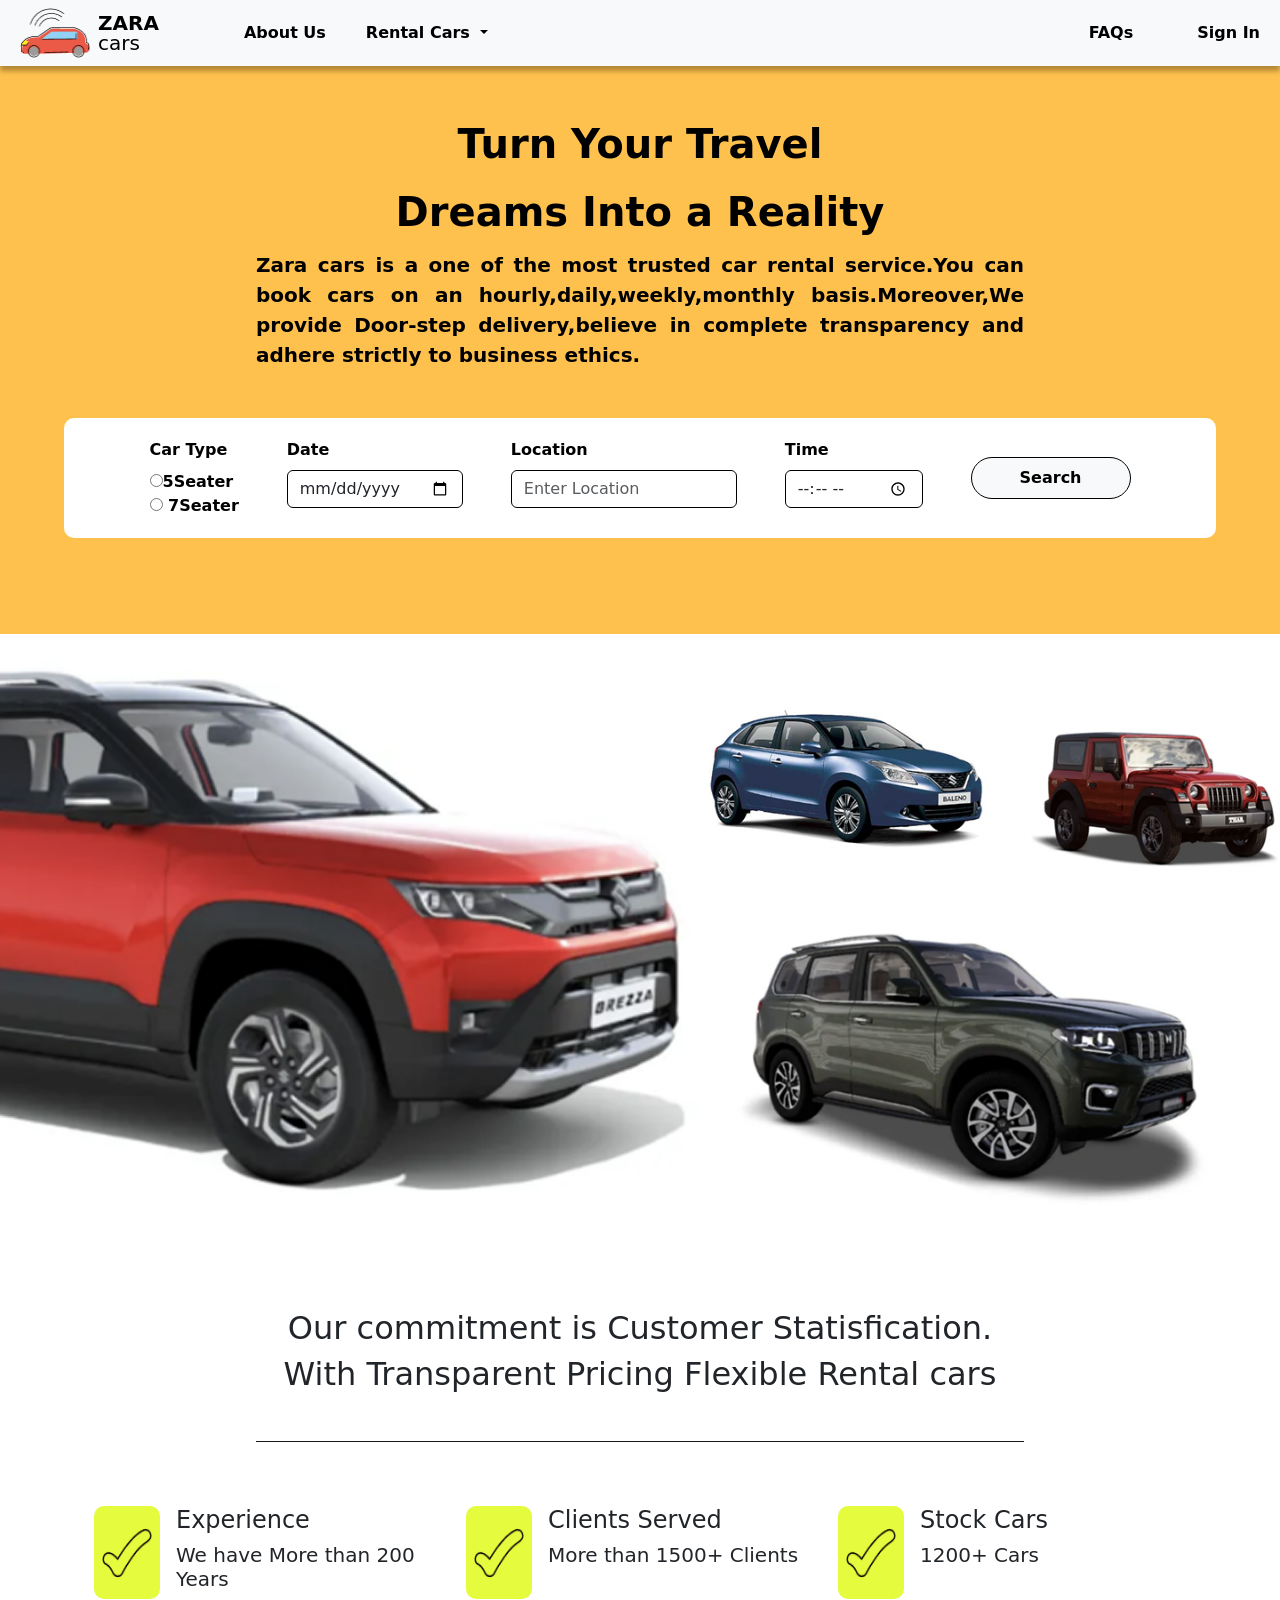
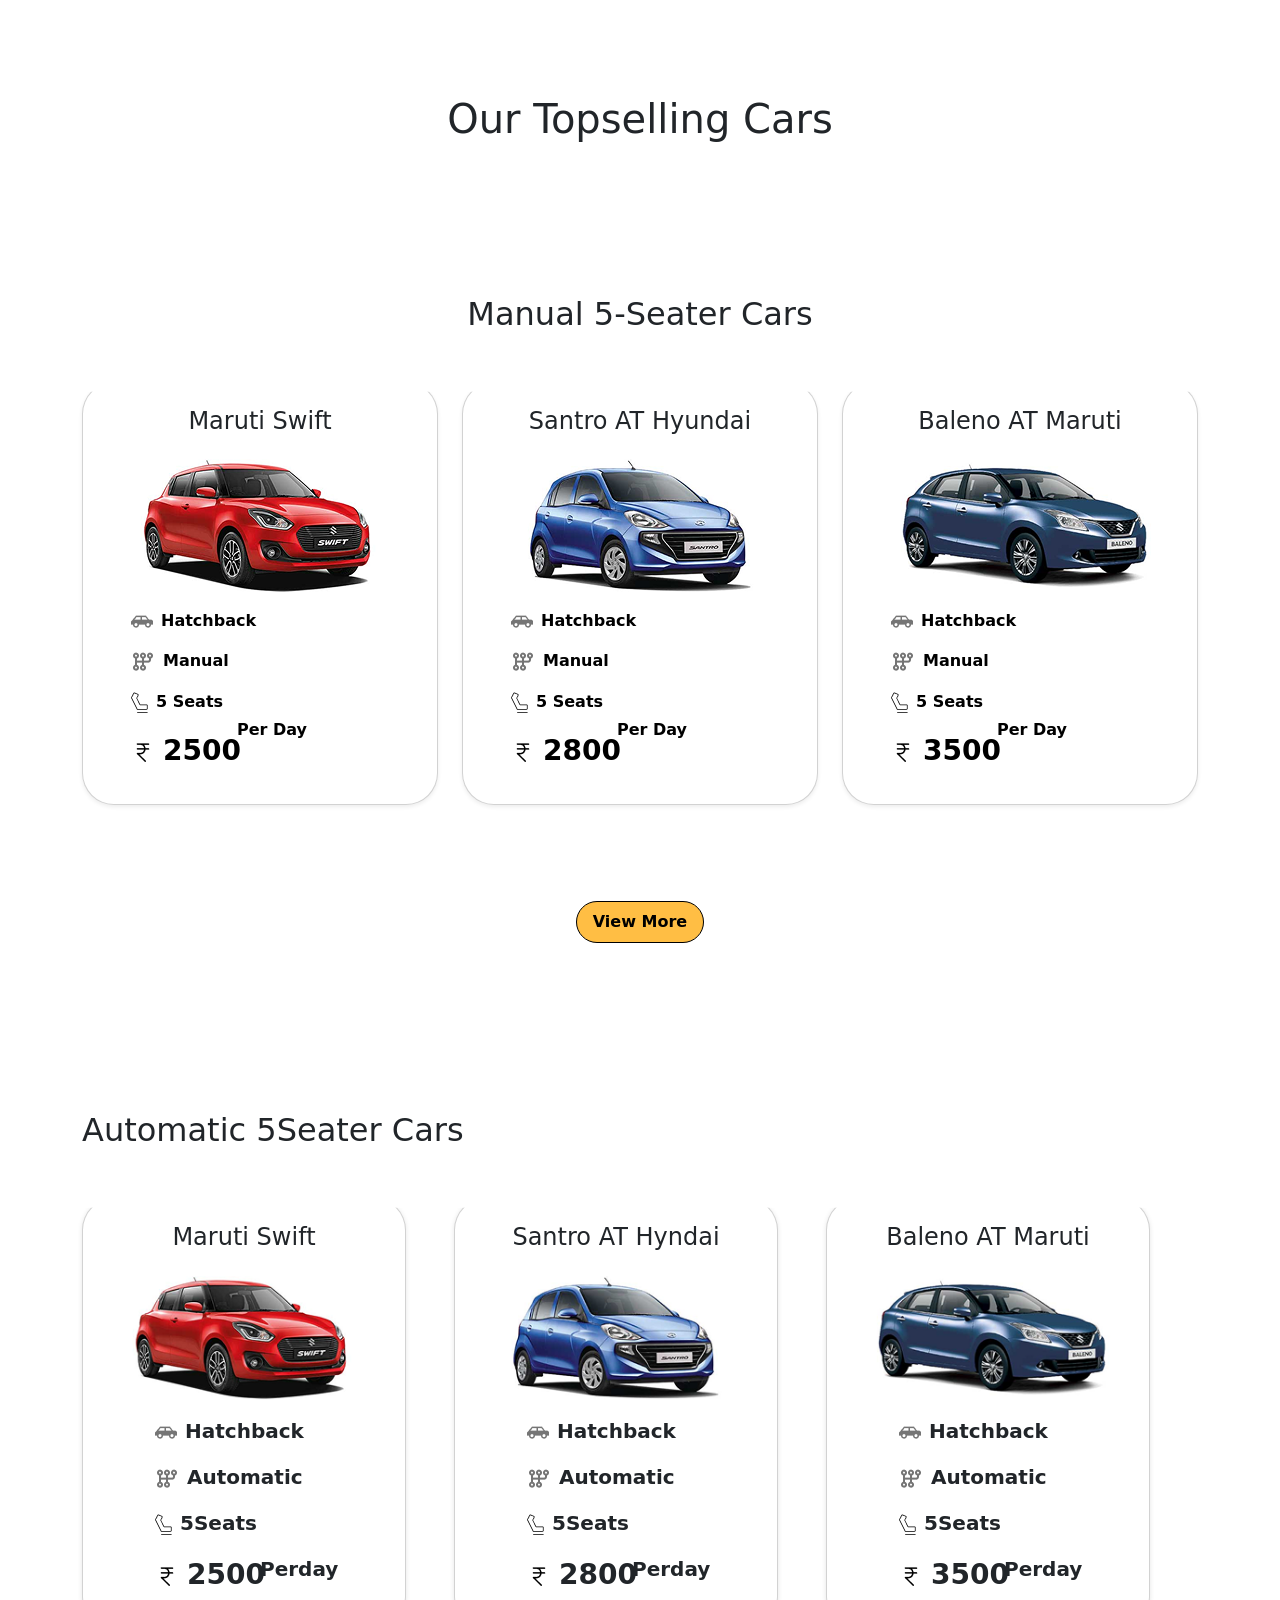
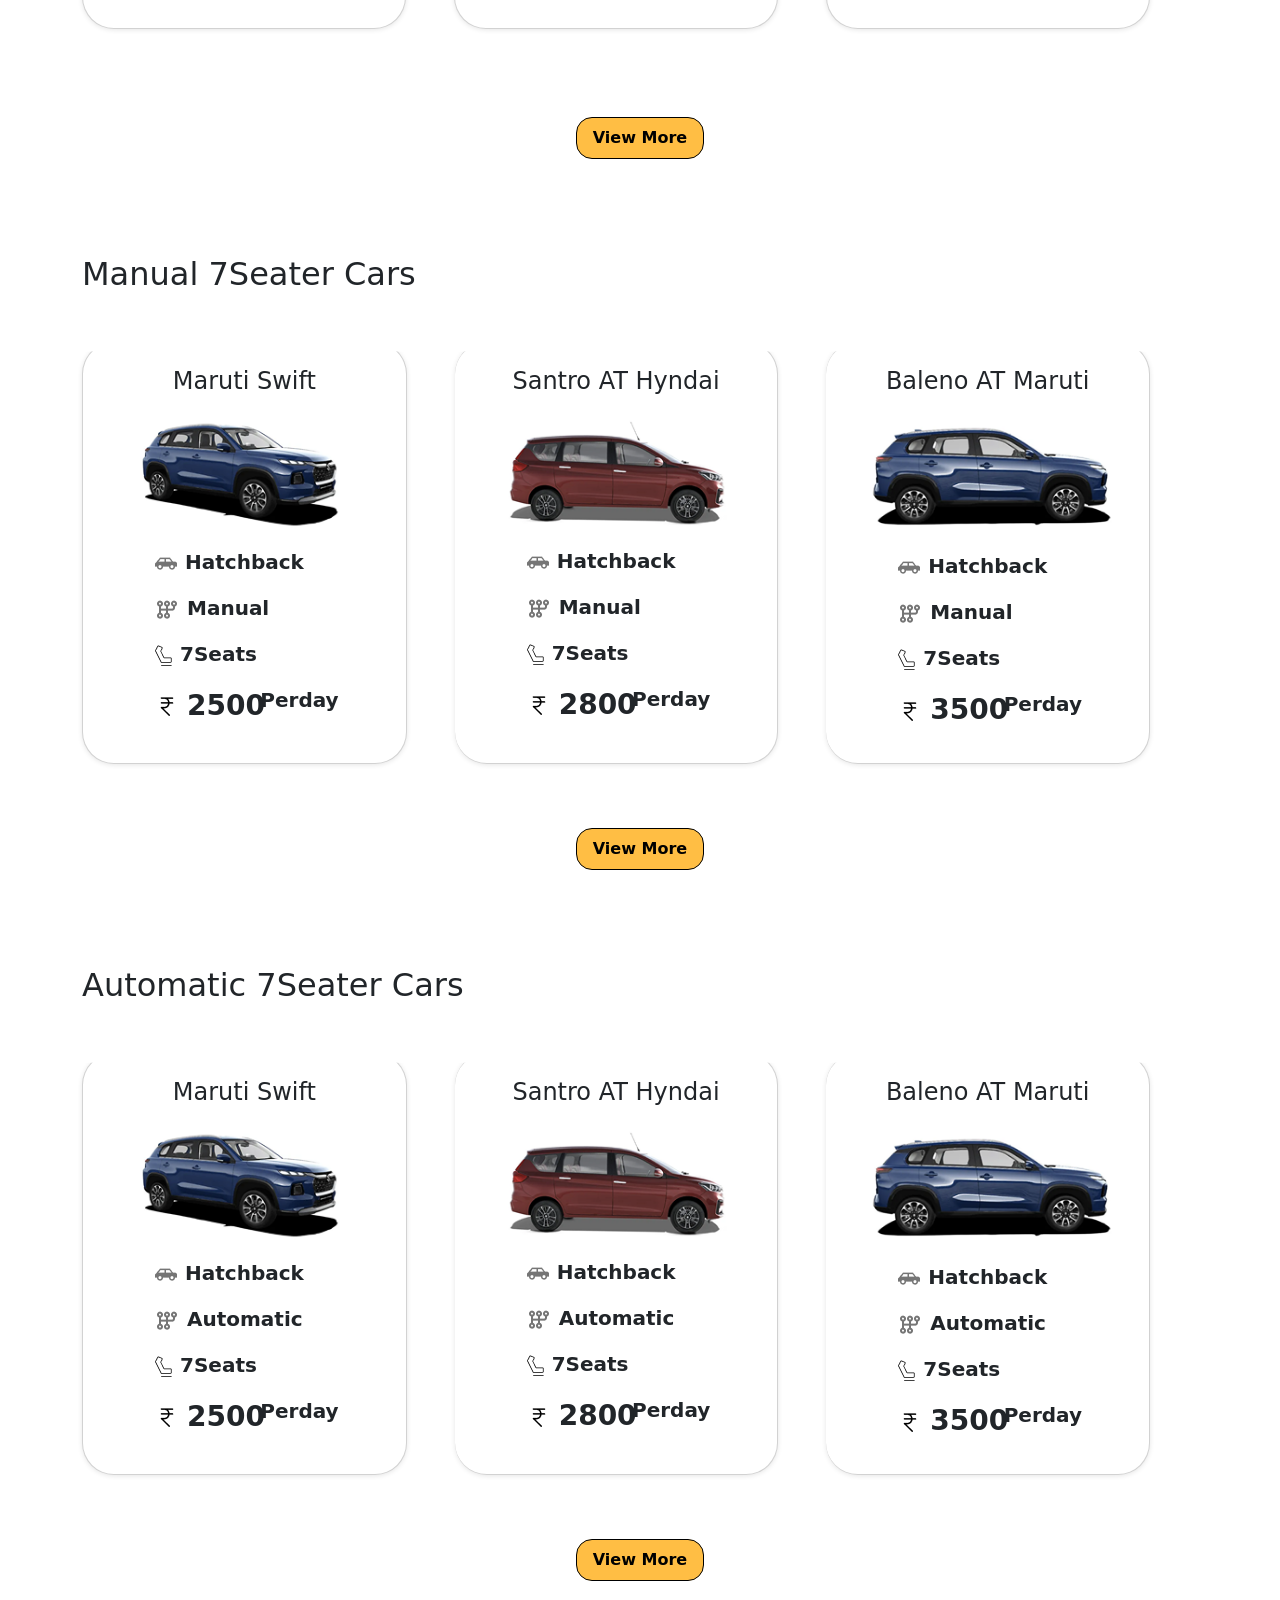
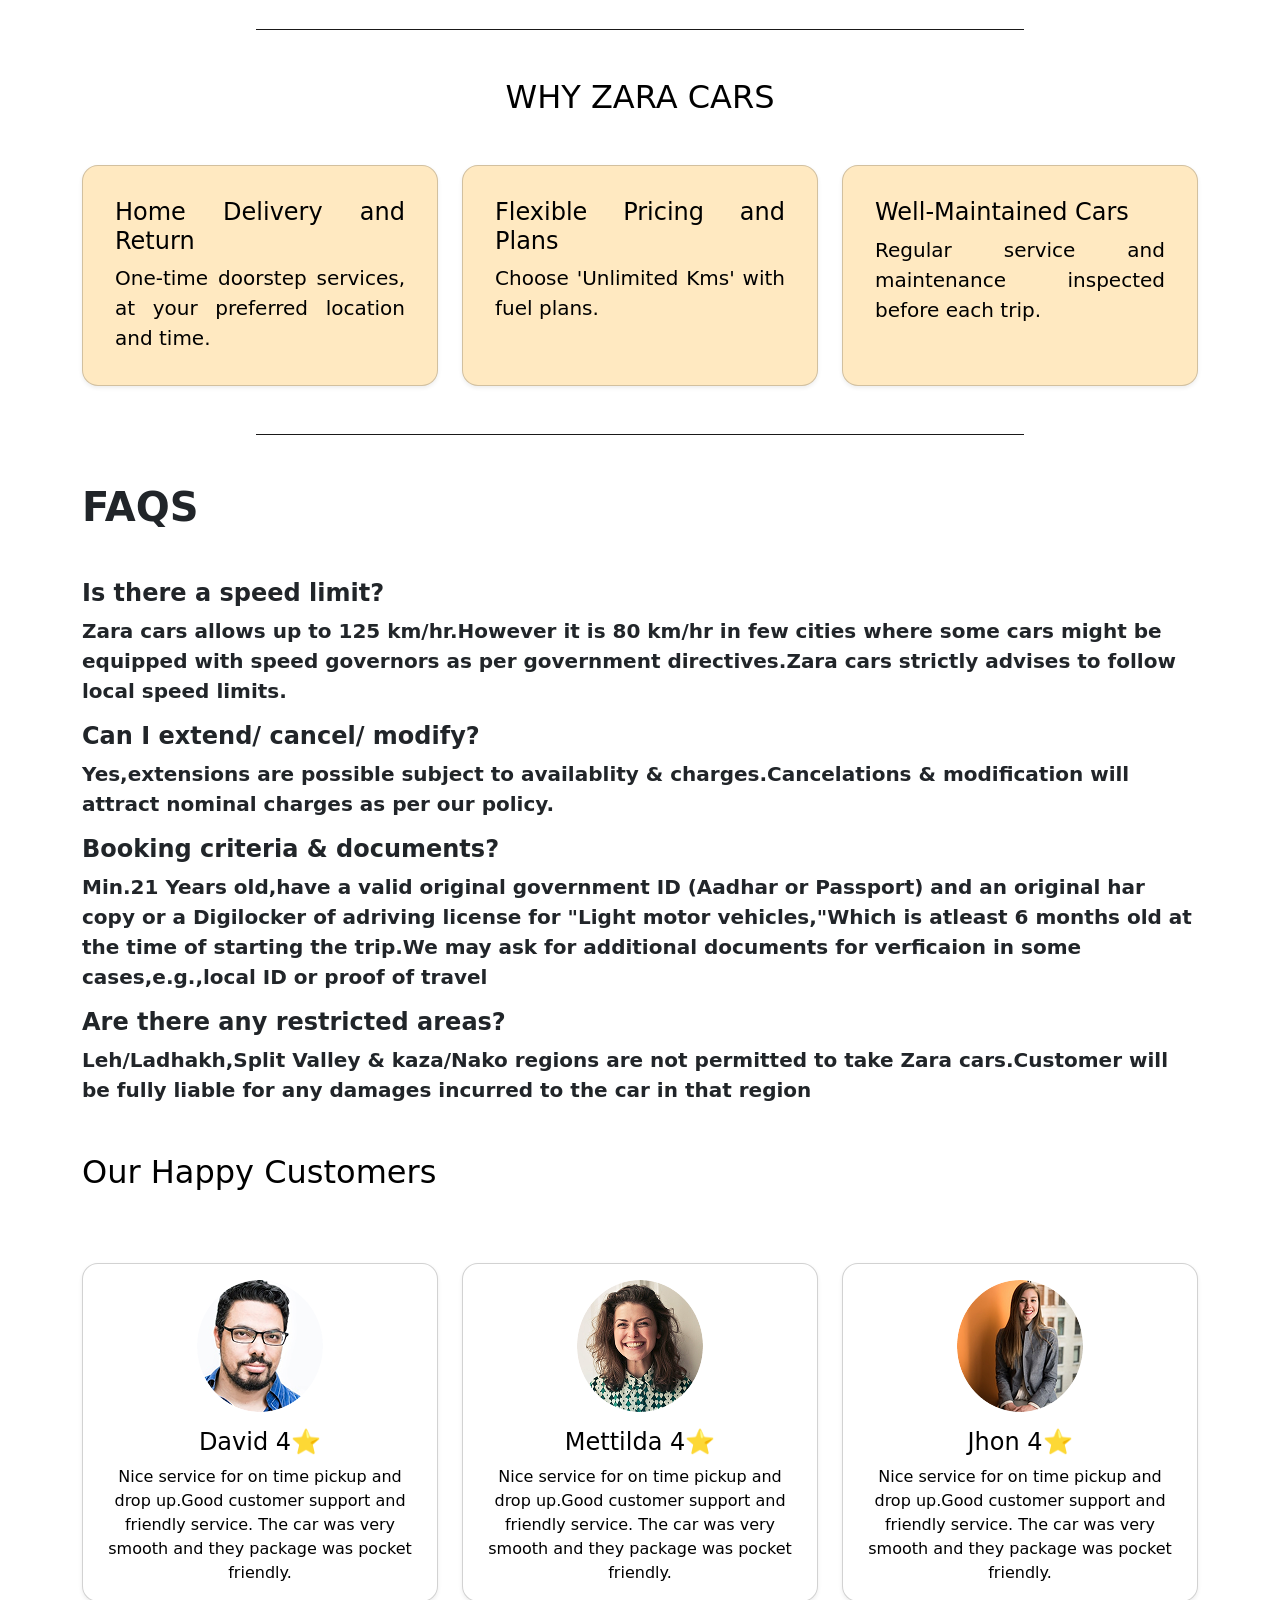
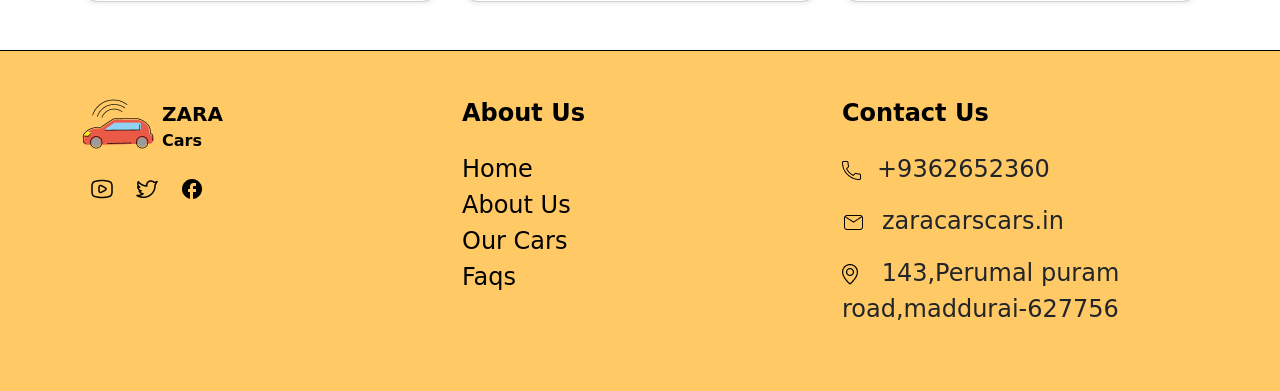
<file: index.html>
<!DOCTYPE html>
<html lang="en">

<head>
    <meta charset="UTF-8">
    <meta name="viewport" content="width=device-width, initial-scale=1.0">
    <title>Zara Cars</title>
    <link rel="icon" type="image/png" href="images/Zara cars logo icon.png">
    <link rel="stylesheet" href="style.css">
    <link href="https://cdn.jsdelivr.net/npm/bootstrap@5.3.5/dist/css/bootstrap.min.css" rel="stylesheet"
        integrity="sha384-SgOJa3DmI69IUzQ2PVdRZhwQ+dy64/BUtbMJw1MZ8t5HZApcHrRKUc4W0kG879m7" crossorigin="anonymous">
</head>

<body>
    <header class="bg-light sticky-top">
        <!-- navbar start  -->
        <nav class="navbar navbar-expand-lg ">
            <div class="container-fluid">
                <!-- Logo and branding -->
                 
                <a href="index.html"><img src="./images/Zara cars logo icon.png" alt="Zara logo" width="70" height="50" class="mx-2"></a>
                <div class="navbar-brand me-5 lh-1">
                    <div class="fw-bold">ZARA</div>
                    <div class="text-black me-5">cars</div>
                </div>

                <!-- Navbar toggler for mobile view -->
                <button class="navbar-toggler" type="button" data-bs-toggle="collapse"
                    data-bs-target="#navbarSupportedContent" aria-controls="navbarSupportedContent"
                    aria-expanded="false" aria-label="Toggle navigation">
                    <span class="navbar-toggler-icon"></span>
                </button>

                <!-- Navbar items -->
                <div class="collapse navbar-collapse" id="navbarSupportedContent">
                    <ul class="navbar-nav me-auto mb-2 mb-lg-0 fw-bold ">
                        <!-- <li class="nav-item "><a href="#" class="nav-link text-black me-4">Home</a></li> -->
                        <li class="nav-item"><a href="about.html" class="nav-link text-black me-4">About Us</a></li>
                        <!-- Dropdown for Rental Cars -->
                        <li class="nav-item dropdown">
                            <a href="#" class="nav-link dropdown-toggle text-black me-4" role="button"
                                data-bs-toggle="dropdown" aria-expanded="false">
                                Rental Cars
                            </a>
                            <div class="dp dropdown-menu py-5 px-2" id="navbarSupportedContent">
                                <div class="dpi row  lh-lg text-black ">
                                    <div class="col-6"><a href="cars.html" class="dropdown-item fw-bold  p-2">Car Rental in
                                            Tenkasi</a></div>
                                    <div class="col-6"><a href="cars.html" class="dropdown-item fw-bold  p-2">Car Rental in
                                            Kovilpatti</a></div>
                                    <div class="col-6"><a href="cars.html" class="dropdown-item fw-bold  p-2">Car Rental in
                                            Surandai</a></div>
                                    <div class="col-6"><a href="cars.html" class="dropdown-item fw-bold  p-2">Car Rental in
                                            Rajapalayam</a></div>
                                    <div class="col-6"><a href="cars.html" class="dropdown-item fw-bold  p-2">Car Rental in
                                            Tirunelveli</a></div>
                                    <div class="col-6"><a href="cars.html" class="dropdown-item fw-bold  p-2">Car Rental in
                                            Pavoorchatram</a></div>
                                    <div class="col-6"><a href="cars.html" class="dropdown-item fw-bold  p-2">Car Rental in
                                            Sankarankovil</a></div>
                                    <div class="col-6"><a href="cars.html" class="dropdown-item fw-bold  p-2">Car Rental in
                                            Sengottai</a></div>
                                </div>
                            </div>
                        </li>
                    </ul>

                    <!-- Additional links on the right -->
                    <ul class="navbar-nav fw-bold ">
                        <li class="nav-item ms-5 "><a href="faqs.html" class="nav-link text-black">FAQs</a></li>
                        <li class="nav-item ms-5"><a href="signin.html" class="nav-link text-black">Sign In</a></li>
                    </ul>
                </div>
            </div>
        </nav>
    </header>
    <!-- navbar end  -->

    <!-- pick container  start-->
    <section class="container-detail py-5">

        <div class="container-contend">
            <h1 class="lh-base fs-1 fw-bold ">Turn Your Travel</h1>
            <h1 class="lh-base fs-1 fw-bold">Dreams Into a Reality</h1>
            <p class="fs-5">Zara cars is a one of the most trusted car rental service.You can book cars on an
                hourly,daily,weekly,monthly basis.Moreover,We provide Door-step delivery,believe in complete
                transparency and adhere strictly to business ethics.</p>
        </div>

        <div class="container-blue my-5">
            <form class="row g-5 justify-content-center text-black fw-bold ">
                <!-- Select Car Type -->
                <div class="col-auto">
                    <label for="carType" class="form-label">Car Type</label>
                    <div>
                        <label class="d-block"><input type="radio" name="seater" value="5seater" class="">5Seater</label>
                        <label><input type="radio" name="seater" value="7seater"> 7Seater</label>
                    </div>
                </div>

                <!-- Select Date -->
                <div class="col-auto">
                    <label for="date" class="form-label">Date</label>
                    <input type="date" id="date" class="form-control">
                </div>

                <!-- Select Location -->
                <div class="col-auto">
                    <label for="location" class="form-label">Location</label>
                    <input type="text" id="location" class="form-control" placeholder="Enter Location">
                </div>

                <!-- Select Time -->
                <div class="col-auto">
                    <label for="time" class="form-label">Time</label>
                    <input type="time" id="time" class="form-control" placeholder="Select Time">
                </div>

                <!-- Search Button -->
                <div class="col-auto align-self-center">
                    <button type="submit" onclick="event()" class="btn btn-light border border-black px-5 py-2 fw-bold rounded-5">Search</button>
                </div>
            </form>
        </div>
    </section>
    <!-- pick container end  -->


    <!-- banner section home page image  -->
    <section class="banner">
        <img src="./images/Zara cars home page Images.png" alt="Zara cars home page Images.png" class="mb-5">
    </section>


    <!-- Customer statisfication  -->
    <section class=" text-center mt-5">
        <h2 class="">Our commitment is Customer Statisfication.</h2>
        <h2>With Transparent Pricing Flexible Rental cars</h2>
        <div class="line bg-balck my-5 "></div>
    </section>

    <!-- tick -->
    <div class="tick container">
        <div class="row my-5 mx-auto">
            <!-- Experience Column -->
            <div class="col-12 col-sd-6 col-md-4  d-flex  mt-3">
                <div class="d-flex justify-content-center">
                    <span class="px-2 me-3 d-flex justify-content-center align-items-center ">
                        <img src="./images/Experience Icon.png" alt="Experience Icon" width="50" height="50">
                    </span>
                    <div>
                        <h2 class="fs-4">Experience</h2>
                        <h5 class="fs-5">We have More than 200 Years</h5>
                    </div>
                </div>
            </div>
            <!-- Clients Served Column -->
            <div class="col-12 col-sd-6 col-md-4  d-flex  mt-3">
                <div class="d-flex ">
                    <span class="px-2 me-3 d-flex justify-content-center align-items-center">
                        <img src="./images/Experience Icon.png" alt="Clients Served Icon" width="50" height="50">
                    </span>
                    <div>
                        <h2 class="fs-4">Clients Served</h2>
                        <h4 class="fs-5">More than 1500+ Clients</h4>
                    </div>
                </div>
            </div>
            <!-- Stock Cars Column -->
            <div class="col-12 col-sd-6 col-md-4  d-flex  mt-3">
                <div class="d-flex ">
                    <span class="px-2 me-3 d-flex justify-content-center align-items-center">
                        <img src="./images/Experience Icon.png" alt="Stock Cars Icon" width="50" height="50">
                    </span>
                    <div>
                        <h2 class="fs-4">Stock Cars</h2>
                        <h4 class="fs-5">1200+ Cars</h4>
                    </div>
                </div>
            </div>
        </div>
    </div>


    <!-- our top selling cars  -->
    <h1 class="text-center p-5">Our Topselling Cars</h1>


    <!-- 5 Seater Manual Cars Section -->
    <section class="seater5 container py-5">
        <h2 class="my-5 text-center">Manual 5-Seater Cars</h2> <!-- Centered title for better alignment -->
        <div class="row justify-content-center"> <!-- Bootstrap row for responsive layout -->
            <!-- Card-1 -->
            <div class="col-lg-4 col-md-6 col-sm-12 mb-4"> <!-- Responsive card layout -->
                <div class="card rounded-5 shadow-sm">
                    <h5 class="card-title text-center fs-4 m-4">Maruti Swift</h5>
                    <img src="./images/5 Seater cars (Manual and automatic)-Swift Maruti image.png"
                        class="img-fluid mx-auto" alt="Maruti Swift Image">
                    <div class="card-body ms-4 text-midle fw-semibold text-black">
                        <p class="card-text"><img src="./images/Cars Hatchback-icon.png" alt="Hatchback Icon"
                                class="mx-2">Hatchback</p>
                        <p class="card-text"><img src="./images/Manual cars icon.png" alt="Manual Icon"
                                class="mx-2">Manual</p>
                        <p class="card-text"><img src="./images/Cars seats icon.png" alt="Seats Icon" class="mx-2">5
                            Seats</p>
                        <div class="position-relative">
                            <p class="card-text fs-3 fw-bold"><img src="./images/cars Rupees icon.png" alt="Rupees Icon"
                                    class="mx-2">2500</p>
                            <span class="position-absolute top-0 start-50 translate-middle text-black ">Per Day</span>
                        </div>
                    </div>
                </div>
            </div>

            <!-- Card-2 -->
            <div class="col-lg-4 col-md-6 col-sm-12 mb-4"> <!-- Responsive card layout -->
                <div class="card rounded-5 shadow-sm">
                    <h5 class="card-title text-center fs-4 m-4">Santro AT Hyundai</h5>
                    <img src="./images/5 Seater cars (Manual and automatic)-Santro AT Hyndai image.png"
                        class="img-fluid mx-auto" alt="Santro AT Hyundai Image">
                    <div class="card-body ms-4 text-start fw-semibold text-black">
                        <p class="card-text"><img src="./images/Cars Hatchback-icon.png" alt="Hatchback Icon"
                                class="mx-2">Hatchback</p>
                        <p class="card-text"><img src="./images/Manual cars icon.png" alt="Manual Icon"
                                class="mx-2">Manual</p>
                        <p class="card-text"><img src="./images/Cars seats icon.png" alt="Seats Icon" class="mx-2">5
                            Seats</p>
                        <div class="position-relative">
                            <p class="card-text fs-3 fw-bold"><img src="./images/cars Rupees icon.png" alt="Rupees Icon"
                                    class="mx-2">2800</p>
                            <span class="position-absolute top-0 start-50 translate-middle text-black">Per Day</span>
                        </div>
                    </div>
                </div>
            </div>

            <!-- Card-3 -->
            <div class="col-lg-4 col-md-6 col-sm-12 mb-4"> <!-- Responsive card layout -->
                <div class="card rounded-5 shadow-sm">
                    <h5 class="card-title text-center fs-4 m-4">Baleno AT Maruti</h5>
                    <img src="./images/5 Seater cars (Manual and automatic)-Santro AT Maruti image.png"
                        class="img-fluid mx-auto" alt="Baleno AT Maruti Image">
                    <div class="card-body ms-4 text-start fw-semibold text-black">
                        <p class="card-text"><img src="./images/Cars Hatchback-icon.png" alt="Hatchback Icon"
                                class="mx-2">Hatchback</p>
                        <p class="card-text"><img src="./images/Manual cars icon.png" alt="Manual Icon"
                                class="mx-2">Manual</p>
                        <p class="card-text"><img src="./images/Cars seats icon.png" alt="Seats Icon" class="mx-2">5
                            Seats</p>
                        <div class="position-relative">
                            <p class="card-text fs-3 fw-bold"><img src="./images/cars Rupees icon.png" alt="Rupees Icon"
                                    class="mx-2">3500</p>
                            <span class="position-absolute top-0 start-50 translate-middle text-black">Per Day</span>
                        </div>
                    </div>
                </div>
            </div>
        </div>

        <!-- View More Button -->
        <div class="text-center my-4">
            <button class="btn btn-primary m-5 fw-semibold py-2 px-3 rounded-pill">View More</button>
            <!-- Improved button styling -->
        </div>
    </section>




    <!-- 5 seater Automatic cars  -->
    <section class="seater5 container my-5 ">
        <h2 class="my-5">Automatic 5Seater Cars </h2>
        <div class="card-group m-auto ">
            <!-- card-1 -->
            <div class="col-lg-4 col-md-6 col-sm-12 mb-4"> <!-- Responsive card layout -->
                <div class="card me-5 rounded-5 card ">
                    <h5 class="card-title text-center fs-4 m-4">Maruti Swift</h5>
                    <img src="./images/5 Seater cars (Manual and automatic)-Swift Maruti image.png" width="250"
                        class=" img-fluid mx-auto" alt="maruti swift.png">
                    <div class="card-body mx-5 fs-5 fw-semibold">
                        <p class="card-text"><img src="./images/Cars Hatchback-icon.png" alt="car hatchbag icon.png"
                                class="mx-2">Hatchback</p>
                        <p class="card-text"><img src="./images/Manual cars icon.png" alt="manul.png"
                                class="mx-2">Automatic</p>
                        <p class="card-text"><img src="./images/Cars seats icon.png" alt="seads.png" class="mx-2">5Seats
                        </p>
                        <div class="position-relative">
                            <p class="card-text position-relative fs-3 fw-bold"><img src="./images/cars Rupees icon.png"
                                    alt="ruspee icon.png" class="mx-2">2500</p>
                            <span class="position-absolute top-0 start-50 mx-3">Perday</span>
                        </div>
                    </div>
                </div>
            </div>
            <!-- card-2  -->
            <div class="col-lg-4 col-md-6 col-sm-12 mb-4"> <!-- Responsive card layout -->
                <div class="card me-5 rounded-5 card ">
                    <h5 class="card-title text-center fs-4 m-4">Santro AT Hyndai</h5>
                    <img src="./images/5 Seater cars (Manual and automatic)-Santro AT Hyndai image.png" width="250"
                        class=" img-fluid mx-auto" alt="maruti swift.png">
                    <div class="card-body mx-5 fs-5 fw-semibold">
                        <p class="card-text"><img src="./images/Cars Hatchback-icon.png" alt="car hatchbag icon.png"
                                class="mx-2">Hatchback</p>
                        <p class="card-text"><img src="./images/Manual cars icon.png" alt="manul.png"
                                class="mx-2">Automatic
                        </p>
                        <p class="card-text"><img src="./images/Cars seats icon.png" alt="seads.png" class="mx-2">5Seats
                        </p>
                        <div class="position-relative">
                            <p class="card-text position-relative fs-3 fw-bold"><img src="./images/cars Rupees icon.png"
                                    alt="ruspee icon.png" class="mx-2">2800</p>
                            <span class="position-absolute top-0 start-50 mx-3">Perday</span>
                        </div>
                    </div>
                </div>
            </div>
            <!-- card-3  -->
            <div class="col-lg-4 col-md-6 col-sm-12 mb-4"> <!-- Responsive card layout -->
                <div class="card me-5 rounded-5 card ">
                    <h5 class="card-title text-center fs-4 m-4">Baleno AT Maruti</h5>
                    <img src="./images/5 Seater cars (Manual and automatic)-Santro AT Maruti image.png" width="250"
                        class=" img-fluid mx-auto" alt="maruti swift.png">
                    <div class="card-body mx-5 fs-5 fw-semibold">
                        <p class="card-text"><img src="./images/Cars Hatchback-icon.png" alt="car hatchbag icon.png"
                                class="mx-2">Hatchback</p>
                        <p class="card-text"><img src="./images/Manual cars icon.png" alt="manul.png"
                                class="mx-2">Automatic
                        </p>
                        <p class="card-text"><img src="./images/Cars seats icon.png" alt="seads.png" class="mx-2">5Seats
                        </p>
                        <div class="position-relative">
                            <p class="card-text position-relative fs-3 fw-bold"><img src="./images/cars Rupees icon.png"
                                    alt="ruspee icon.png" class="mx-2">3500</p>
                            <span class="position-absolute top-0 start-50 mx-3">Perday</span>
                        </div>
                    </div>
                </div>
            </div>
        </div>

        <!-- view more  -->
        <div class="text-center my-3">
            <button class="  m-5 fw-semibold py-2 px-3 rounded-4 ">View More</button>
        </div>
    </section>



    <!-- 7 seater manual cars  -->
    <section class="seater5 container my-5 ">
        <h2 class="my-5">Manual 7Seater Cars </h2>
        <div class="card-group m-auto ">
            <!-- card-1 -->
            <div class="card me-5 rounded-5 card ">
                <h5 class="card-title text-center fs-4 m-4">Maruti Swift</h5>
                <img src="./images/7 Seater cars (Manual and Automatic)-Swift Maruti.png" width="250"
                    class=" img-fluid mx-auto" alt="maruti swift.png">
                <div class="card-body mx-5 fs-5 fw-semibold">
                    <p class="card-text"><img src="./images/Cars Hatchback-icon.png" alt="car hatchbag icon.png"
                            class="mx-2">Hatchback</p>
                    <p class="card-text"><img src="./images/Manual cars icon.png" alt="manul.png" class="mx-2">Manual</p>
                    <p class="card-text"><img src="./images/Cars seats icon.png" alt="seads.png" class="mx-2">7Seats</p>
                    <div class="position-relative">
                        <p class="card-text position-relative fs-3 fw-bold"><img src="./images/cars Rupees icon.png"
                                alt="ruspee icon.png" class="mx-2">2500</p>
                        <span class="position-absolute top-0 start-50 mx-3">Perday</span>
                    </div>
                </div>
            </div>
            <!-- card-2  -->
            <div class="card me-5 rounded-5 card ">
                <h5 class="card-title text-center fs-4 m-4">Santro AT Hyndai</h5>
                <img src="./images/7 Seater cars (Manual and Automatic)-Santro AT Huyndai image.png" width="250"
                    class=" img-fluid mx-auto" alt="maruti swift.png">
                <div class="card-body mx-5 fs-5 fw-semibold">
                    <p class="card-text"><img src="./images/Cars Hatchback-icon.png" alt="car hatchbag icon.png"
                            class="mx-2">Hatchback</p>
                    <p class="card-text"><img src="./images/Manual cars icon.png" alt="manul.png" class="mx-2">Manual</p>
                    <p class="card-text"><img src="./images/Cars seats icon.png" alt="seads.png" class="mx-2">7Seats</p>
                    <div class="position-relative">
                        <p class="card-text position-relative fs-3 fw-bold"><img src="./images/cars Rupees icon.png"
                                alt="ruspee icon.png" class="mx-2">2800</p>
                        <span class="position-absolute top-0 start-50 mx-3">Perday</span>
                    </div>
                </div>
            </div>
            <!-- card-3  -->
            <div class="card me-5 rounded-5 card ">
                <h5 class="card-title text-center fs-4 m-4">Baleno AT Maruti</h5>
                <img src="./images/7 Seater cars (Manual and Automatic)-Baleno AT Maruti image.png" width="250"
                    class=" img-fluid mx-auto" alt="maruti swift.png">
                <div class="card-body mx-5 fs-5 fw-semibold">
                    <p class="card-text"><img src="./images/Cars Hatchback-icon.png" alt="car hatchbag icon.png"
                            class="mx-2">Hatchback</p>
                    <p class="card-text"><img src="./images/Manual cars icon.png" alt="manul.png" class="mx-2">Manual</p>
                    <p class="card-text"><img src="./images/Cars seats icon.png" alt="seads.png" class="mx-2">7Seats</p>
                    <div class="position-relative">
                        <p class="card-text position-relative fs-3 fw-bold"><img src="./images/cars Rupees icon.png"
                                alt="ruspee icon.png" class="mx-2">3500</p>
                        <span class="position-absolute top-0 start-50 mx-3">Perday</span>
                    </div>
                </div>
            </div>

        </div>
        <!-- view more  -->
        <div class="text-center my-3">
            <button class="  m-5 fw-semibold py-2 px-3 rounded-4 ">View More</button>
        </div>
    </section>



    <!-- 7 seater Automatic cars  -->
    <section class="seater5 container my-5 ">
        <h2 class="my-5">Automatic 7Seater Cars </h2>
        <div class="card-group m-auto ">
            <!-- card-1 -->
            <div class="card me-5 rounded-5 card ">
                <h5 class="card-title text-center fs-4 m-4">Maruti Swift</h5>
                <img src="./images/7 Seater cars (Manual and Automatic)-Swift Maruti.png" width="250"
                    class=" img-fluid mx-auto" alt="maruti swift.png">
                <div class="card-body mx-5 fs-5 fw-semibold">
                    <p class="card-text"><img src="./images/Cars Hatchback-icon.png" alt="car hatchbag icon.png"
                            class="mx-2">Hatchback</p>
                    <p class="card-text"><img src="./images/Manual cars icon.png" alt="manul.png" class="mx-2">Automatic
                    </p>
                    <p class="card-text"><img src="./images/Cars seats icon.png" alt="seads.png" class="mx-2">7Seats</p>
                    <div class="position-relative">
                        <p class="card-text position-relative fs-3 fw-bold"><img src="./images/cars Rupees icon.png"
                                alt="ruspee icon.png" class="mx-2">2500</p>
                        <span class="position-absolute top-0 start-50 mx-3">Perday</span>
                    </div>
                </div>
            </div>
            <!-- card-2  -->
            <div class="card me-5 rounded-5 card ">
                <h5 class="card-title text-center fs-4 m-4">Santro AT Hyndai</h5>
                <img src="./images/7 Seater cars (Manual and Automatic)-Santro AT Huyndai image.png" width="250"
                    class=" img-fluid mx-auto" alt="maruti swift.png">
                <div class="card-body mx-5 fs-5 fw-semibold">
                    <p class="card-text"><img src="./images/Cars Hatchback-icon.png" alt="car hatchbag icon.png"
                            class="mx-2">Hatchback</p>
                    <p class="card-text"><img src="./images/Manual cars icon.png" alt="manul.png" class="mx-2">Automatic
                    </p>
                    <p class="card-text"><img src="./images/Cars seats icon.png" alt="seads.png" class="mx-2">7Seats</p>
                    <div class="position-relative">
                        <p class="card-text position-relative fs-3 fw-bold"><img src="./images/cars Rupees icon.png"
                                alt="ruspee icon.png" class="mx-2">2800</p>
                        <span class="position-absolute top-0 start-50 mx-3">Perday</span>
                    </div>
                </div>
            </div>
            <!-- card-3  -->
            <div class="card me-5 rounded-5 card ">
                <h5 class="card-title text-center fs-4 m-4">Baleno AT Maruti</h5>
                <img src="./images/7 Seater cars (Manual and Automatic)-Baleno AT Maruti image.png" width="250"
                    class=" img-fluid mx-auto" alt="maruti swift.png">
                <div class="card-body mx-5 fs-5 fw-semibold">
                    <p class="card-text"><img src="./images/Cars Hatchback-icon.png" alt="car hatchbag icon.png"
                            class="mx-2">Hatchback</p>
                    <p class="card-text"><img src="./images/Manual cars icon.png" alt="manul.png" class="mx-2">Automatic
                    </p>
                    <p class="card-text"><img src="./images/Cars seats icon.png" alt="seads.png" class="mx-2">7Seats</p>
                    <div class="position-relative">
                        <p class="card-text position-relative fs-3 fw-bold"><img src="./images/cars Rupees icon.png"
                                alt="ruspee icon.png" class="mx-2">3500</p>
                        <span class="position-absolute top-0 start-50 mx-3">Perday</span>
                    </div>
                </div>
            </div>

        </div>
        <!-- view more  -->
        <div class="text-center my-3">
            <button class="  mt-5 fw-semibold py-2 px-3 rounded-4 ">View More</button>
        </div>
    </section>

    <!-- line  -->
    <div class="line bg-balck my-5 "></div>


    <!-- Why Zara Cars Section -->
    <section class="container whyzara  my-5">
        <h2 class="text-center mb-5 text-black">WHY ZARA CARS</h2>
        <div class="row g-4">
            <!-- Card 1 -->
            <div class="col-12 col-sd-6 col-md-4">
                <div class="card rounded-4 shadow-sm h-100 p-3">
                    <div class="card-body text-justify">
                        <h4 class="card-title text-black">Home Delivery and Return</h4>
                        <p class="card-text text-black fs-5">
                            One-time doorstep services, at your preferred location and time.
                        </p>
                    </div>
                </div>
            </div>
            <!-- Card 2 -->
            <div class="col-12 col-sd-6 col-md-4">
                <div class="card rounded-4 shadow-sm h-100 p-3">
                    <div class="card-body text-justify">
                        <h4 class="card-title text-black">Flexible Pricing and Plans</h4>
                        <p class="card-text text-black fs-5">
                            Choose 'Unlimited Kms' with fuel plans.
                        </p>
                    </div>
                </div>
            </div>
            <!-- Card 3 -->
            <div class="col-12 col-sd-6 col-md-4">
                <div class="card rounded-4 shadow-sm h-100 p-3">
                    <div class="card-body text-justify">
                        <h4 class="card-title text-black">Well-Maintained Cars</h4>
                        <p class="card-text text-black  fs-5">
                            Regular service and maintenance inspected before each trip.
                        </p>
                    </div>
                </div>
            </div>
        </div>
    </section>
    <!-- line  -->
    <div class="line bg-balck my-5 "></div>


    <!-- FAQS section start -->
    <section class="container ">
        <div>
            <h1 class="mb-5 fw-bold">FAQS</h1>
            <h2 class="fs-4 fw-bold">Is there a speed limit?</h2>
            <p class="fs-5 fw-semibold">Zara cars allows up to 125 km/hr.However it is 80 km/hr in few cities where some
                cars might be equipped with speed governors as per government directives.Zara cars strictly advises to
                follow local speed limits.</p>
        </div>
        <div>
            <h2 class="fs-4 fw-bold">Can I extend/ cancel/ modify?</h2>
            <p class="fs-5 fw-semibold">Yes,extensions are possible subject to availablity & charges.Cancelations &
                modification will attract nominal charges as per our policy.</p>
        </div>
        <div>
            <h2 class="fs-4 fw-bold">Booking criteria & documents?</h2>
            <p class="fs-5 fw-semibold">Min.21 Years old,have a valid original government ID (Aadhar or Passport) and an
                original har copy or a Digilocker of adriving license for "Light motor vehicles,"Which is atleast 6
                months old at the time of starting the trip.We may ask for additional documents for verficaion in some
                cases,e.g.,local ID or proof of travel </p>
        </div>
        <div>
            <h2 class="fs-4 fw-bold">Are there any restricted areas?</h2>
            <p class="fs-5 fw-semibold">Leh/Ladhakh,Split Valley & kaza/Nako regions are not permitted to take Zara
                cars.Customer will be fully liable for any damages incurred to the car in that region</p>
        </div>
    </section>
    <!-- FAQS section end -->


    <!-- our happy customer section stRT  -->
    <section class="container my-5">
        <h2 class=" mb-5 text-black">Our Happy Customers</h2>
        <div class="row g-4 my-5">
            <!-- Review Card 1 -->
            <div class="col-12 col-sd-6 col-md-4 ">
                <div class="card rounded-4 shadow-sm h-100">
                    <div class="card-body text-center">
                        <img src="./images/Our happy customer image 1.png" alt="Reviewer 1"
                            class="rounded-circle mb-3 width=60">
                        <h4 class="card-title text-black">David 4⭐</h4>
                        <p class="card-text text-black">Nice service for on time pickup and drop up.Good customer
                            support and friendly service. The car was very smooth and they package was pocket friendly.
                        </p>
                    </div>
                </div>
            </div>
            <!-- Review Card 2 -->
            <div class="col-md-4">
                <div class="card rounded-4 shadow-sm h-100">
                    <div class="card-body text-center">
                        <img src="./images/Our happy customer image 2.png" alt="Reviewer 2"
                            class="rounded-circle mb-3 width=60">
                        <h4 class="card-title text-black">Mettilda 4⭐</h4>
                        <p class="card-text text-black">Nice service for on time pickup and drop up.Good customer
                            support and friendly service. The car was very smooth and they package was pocket friendly.
                        </p>
                    </div>
                </div>
            </div>
            <!-- Review Card 3 -->
            <div class="col-md-4">
                <div class="card rounded-4 shadow-sm h-100">
                    <div class="card-body text-center">
                        <img src="./images/Our happy customer image 3.png" alt="Reviewer 3"
                            class="rounded-circle mb-3 width=60">
                        <h4 class="card-title text-black">Jhon 4⭐</h4>
                        <p class="card-text text-black">Nice service for on time pickup and drop up.Good customer
                            support and friendly service. The car was very smooth and they package was pocket friendly.
                        </p>
                    </div>
                </div>
            </div>
        </div>
    </section>
    <!-- our happy customer section END  -->



    <!-- footer section start  -->
    <footer class="py-4 ">
        <div class="container py-4">
            <div class="row">
                
                <div class="col-md-4">
                    <div class=" d-flex mb-4">
                        <a href="index.html"><img src="./images/Zara cars logo icon.png" alt="zara logo.png" class="me-2"></a>
                        <div class="">
                            <span class="text-black fw-bold fs-5">ZARA</span>
                            <span class="d-block text-black fw-semibold">Cars</span>
                        </div>
                    </div>
                    <div class="d-block">
                        <img src="./images/Social media icon -Youtube.png" alt="Youtube.png" class="mx-2">
                        <img src="./images/Social media icon -Twitter.png" alt="Twitter.png" class="mx-2">
                        <img src="./images/Social media icon -Face book.png" alt="Face book.png" class="mx-2">
                    </div>

                </div>
                <div class="col-md-4">
                    <h5 class="text-black fw-bold fs-4 mb-4">About Us</h5> 
                    <ul class="text-black fs-4 list-unstyled">
                        <li><a href="index.html"class="list-group-item">Home</a></li>
                        <li><a href="about.html"class="list-group-item">About Us</a></li>
                        <li><a href="cars.html"class="list-group-item">Our Cars</a></li>
                        <li><a href="faqs.html"class="list-group-item">Faqs</a></li>
                    </ul>
                </div>
                <div class="col-md-4">
                    <h5 class="text-black fw-bold fs-4 mb-4">Contact Us</h5>
                    <p class="fs-4"><img src="./images/Contuct us - phone icon.png" alt="phone icon.png" class="me-3">+9362652360</p>
                    <p class="fs-4"><img src="./images/Contuct us -Email icon.png" alt="Email icon.png" class="me-3">zaracarscars.in</p>
                    <p class="fs-4"><img src="./images/Contact us Location icon.png" alt=" Location icon.png" class="me-3"> 143,Perumal puram road,maddurai-627756
                    </p>
                </div>
            </div>
        </div>
    </footer>




    <!-- Bootstrap JS -->
    <script src="https://cdn.jsdelivr.net/npm/bootstrap@5.3.5/dist/js/bootstrap.bundle.min.js"
        integrity="sha384-k6d4wzSIapyDyv1kpU366/PK5hCdSbCRGRCMv+eplOQJWyd1fbcAu9OCUj5zNLiq"
        crossorigin="anonymous">    
    </script>
   <script src="script.js"></script>
</body>

</html>
</file>
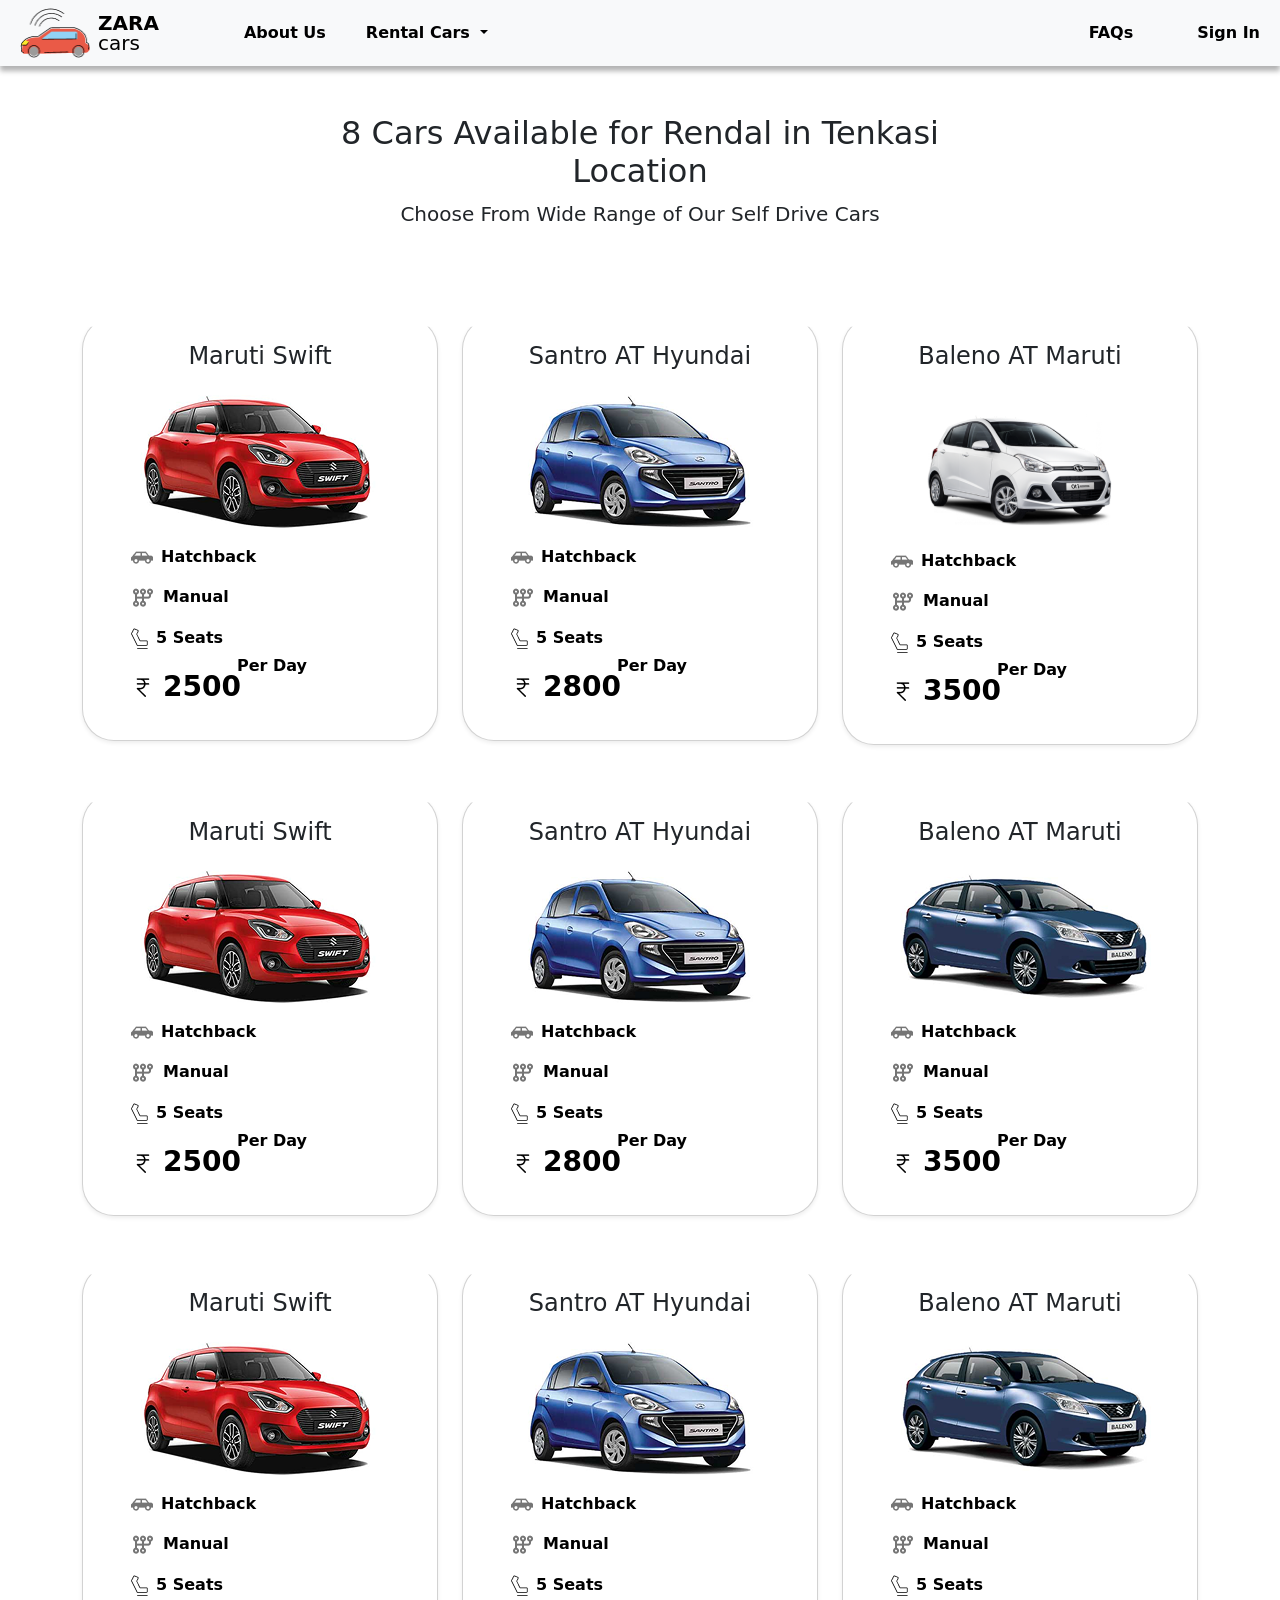
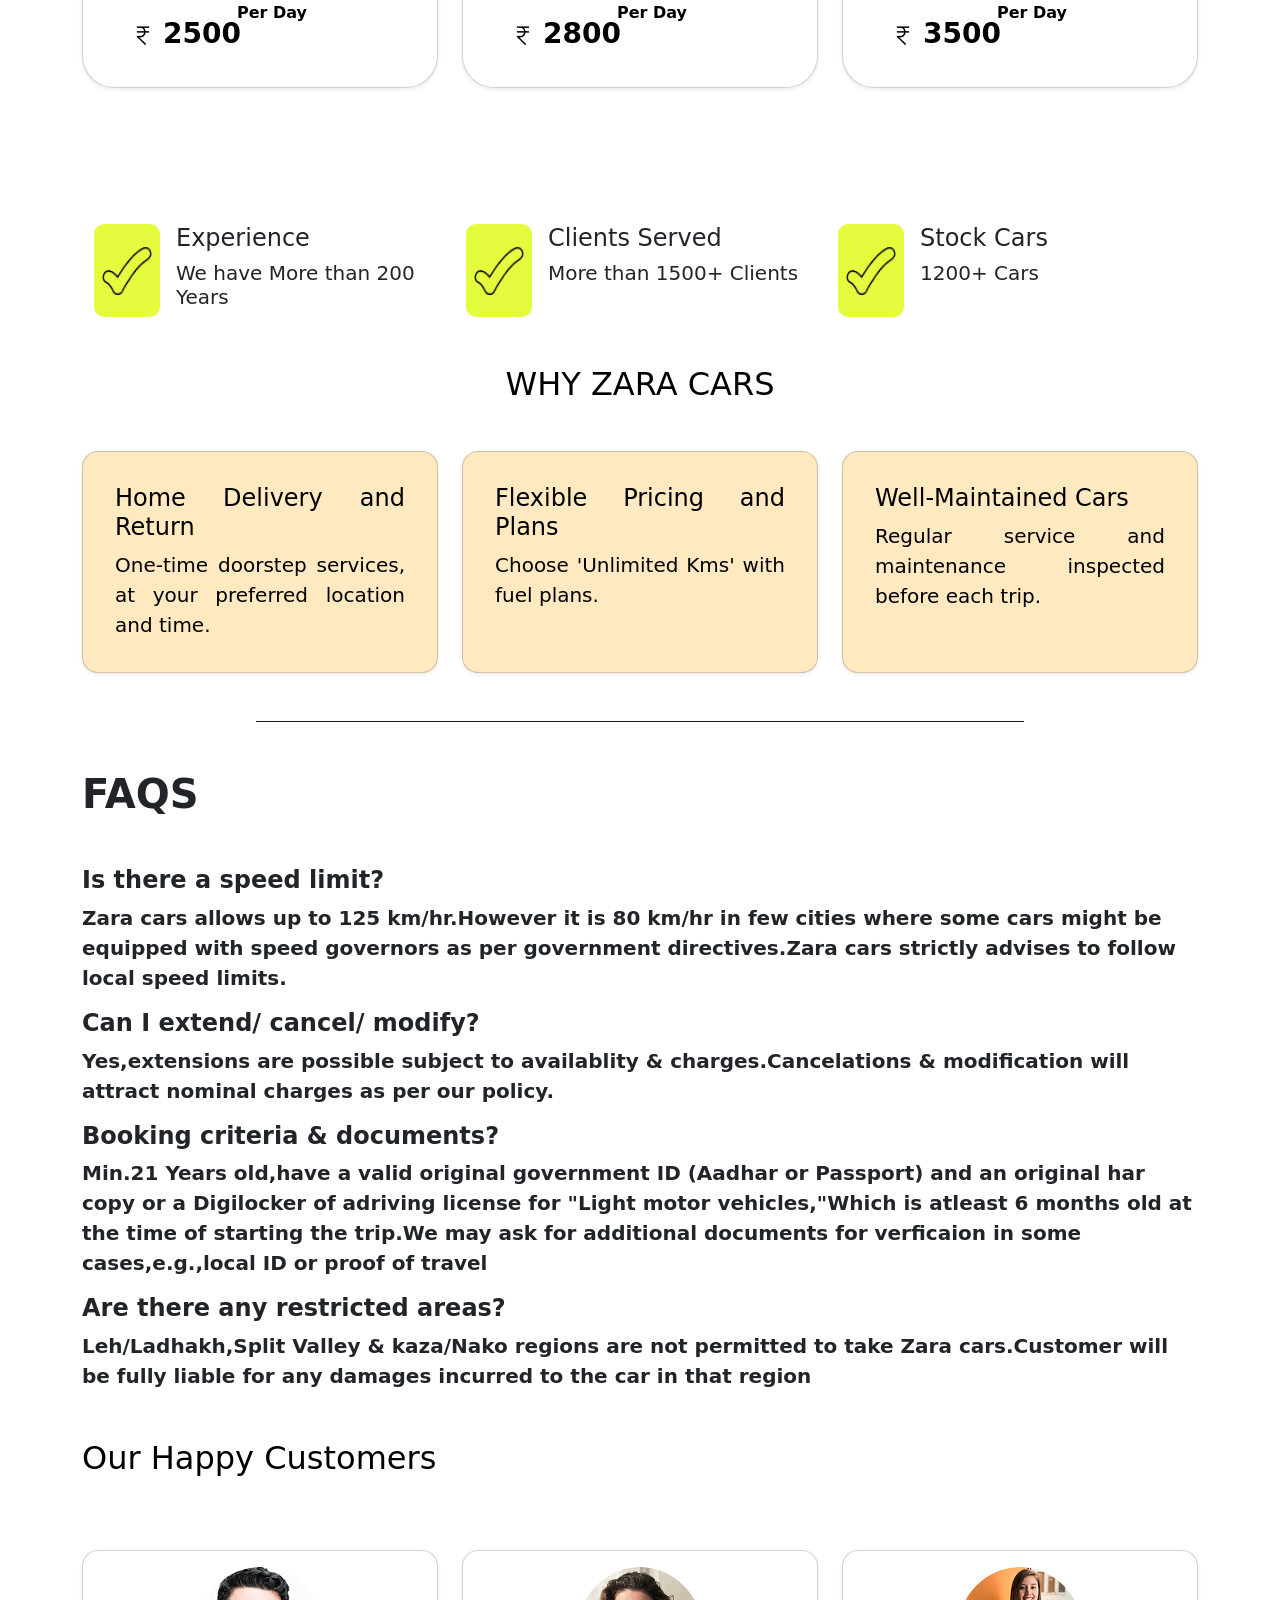
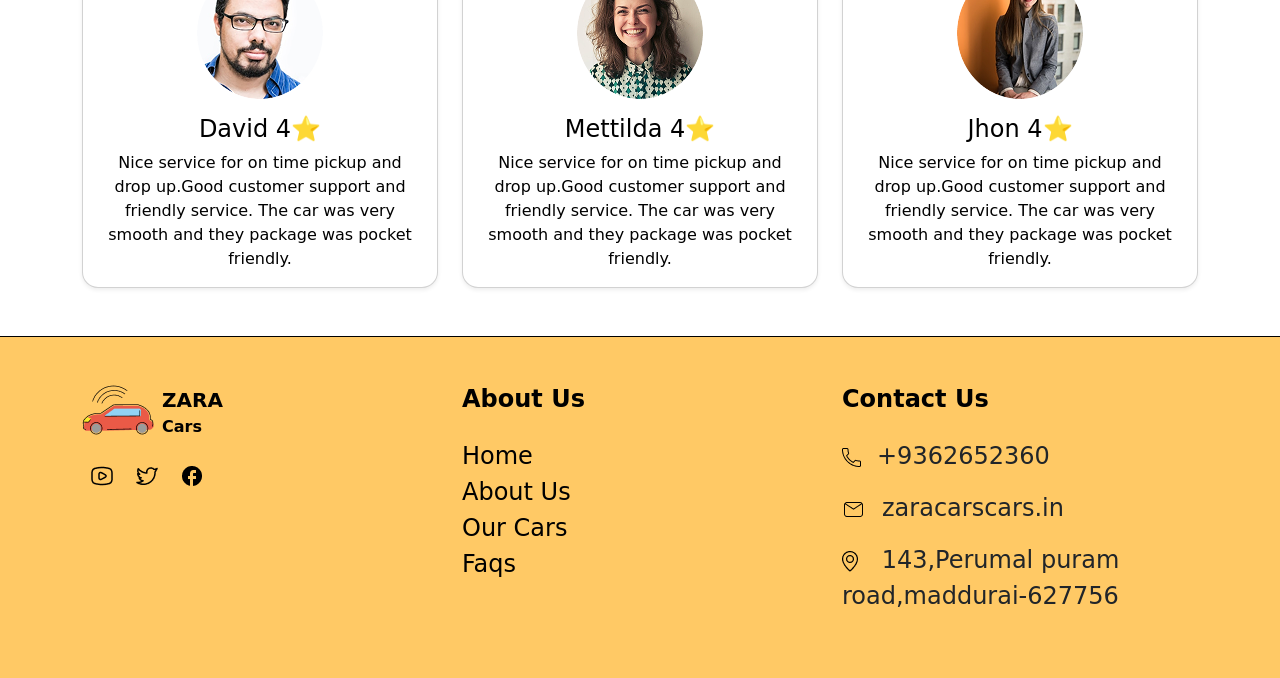
<file: 5seater.html>
<!DOCTYPE html>
<html lang="en">

<head>
    <meta charset="UTF-8">
    <meta name="viewport" content="width=device-width, initial-scale=1.0">
    <title>Zara Cars</title>
    <link rel="icon" type="image/png" href="images/Zara cars logo icon.png">
    <link rel="stylesheet" href="style.css">
    <link href="https://cdn.jsdelivr.net/npm/bootstrap@5.3.5/dist/css/bootstrap.min.css" rel="stylesheet"
        integrity="sha384-SgOJa3DmI69IUzQ2PVdRZhwQ+dy64/BUtbMJw1MZ8t5HZApcHrRKUc4W0kG879m7" crossorigin="anonymous">
</head>

<body>
    <!-- navbar -->
    <div id="navbar-container"></div>




    <!-- 5seater  cars section  -->
    <h1 class=" mt-5 w-50 text-center mx-auto fs-2">8 Cars Available for Rendal in Tenkasi Location</h1>
    <p class="text-center fs-5">Choose From Wide Range of Our Self Drive Cars</p>


    <!-- 5 Seater Manual Cars Section -->
    <section class="seater5 container py-5">
        <div class="row justify-content-center"> <!-- Bootstrap row for responsive layout -->
            <!-- Card-1 -->
            <div class="col-lg-4 col-md-6 col-sm-12 my-4"> <!-- Responsive card layout -->
                <div class="card rounded-5 shadow-sm">
                    <h5 class="card-title text-center fs-4 m-4">Maruti Swift</h5>
                    <img src="./images/5 Seater cars (Manual and automatic)-Swift Maruti image.png"
                        class="img-fluid mx-auto" alt="Maruti Swift Image">
                    <div class="card-body ms-4 text-midle fw-semibold text-black">
                        <p class="card-text"><img src="./images/Cars Hatchback-icon.png" alt="Hatchback Icon"
                                class="mx-2">Hatchback</p>
                        <p class="card-text"><img src="./images/Manual cars icon.png" alt="Manual Icon"
                                class="mx-2">Manual</p>
                        <p class="card-text"><img src="./images/Cars seats icon.png" alt="Seats Icon" class="mx-2">5
                            Seats</p>
                        <div class="position-relative">
                            <p class="card-text fs-3 fw-bold"><img src="./images/cars Rupees icon.png" alt="Rupees Icon"
                                    class="mx-2">2500</p>
                            <span class="position-absolute top-0 start-50 translate-middle text-black ">Per Day</span>
                        </div>
                    </div>
                </div>
            </div>

            <!-- Card-2 -->
            <div class="col-lg-4 col-md-6 col-sm-12 my-4"> <!-- Responsive card layout -->
                <div class="card rounded-5 shadow-sm">
                    <h5 class="card-title text-center fs-4 m-4">Santro AT Hyundai</h5>
                    <img src="./images/5 Seater cars (Manual and automatic)-Santro AT Hyndai image.png"
                        class="img-fluid mx-auto" alt="Santro AT Hyundai Image">
                    <div class="card-body ms-4 text-start fw-semibold text-black">
                        <p class="card-text"><img src="./images/Cars Hatchback-icon.png" alt="Hatchback Icon"
                                class="mx-2">Hatchback</p>
                        <p class="card-text"><img src="./images/Manual cars icon.png" alt="Manual Icon"
                                class="mx-2">Manual</p>
                        <p class="card-text"><img src="./images/Cars seats icon.png" alt="Seats Icon" class="mx-2">5
                            Seats</p>
                        <div class="position-relative">
                            <p class="card-text fs-3 fw-bold"><img src="./images/cars Rupees icon.png" alt="Rupees Icon"
                                    class="mx-2">2800</p>
                            <span class="position-absolute top-0 start-50 translate-middle text-black">Per Day</span>
                        </div>
                    </div>
                </div>
            </div>

            <!-- Card-3 -->
            <div class="col-lg-4 col-md-6 col-sm-12 my-4"> <!-- Responsive card layout -->
                <div class="card rounded-5 shadow-sm">
                    <h5 class="card-title text-center fs-4 m-4">Baleno AT Maruti</h5>
                    <img src="./images/Our Rental cars Manual -Baleno AT Maruti image.png"
                        class="img-fluid mx-auto" alt="Baleno AT Maruti Image">
                    <div class="card-body ms-4 text-start fw-semibold text-black">
                        <p class="card-text"><img src="./images/Cars Hatchback-icon.png" alt="Hatchback Icon"
                                class="mx-2">Hatchback</p>
                        <p class="card-text"><img src="./images/Manual cars icon.png" alt="Manual Icon"
                                class="mx-2">Manual</p>
                        <p class="card-text"><img src="./images/Cars seats icon.png" alt="Seats Icon" class="mx-2">5
                            Seats</p>
                        <div class="position-relative">
                            <p class="card-text fs-3 fw-bold"><img src="./images/cars Rupees icon.png" alt="Rupees Icon"
                                    class="mx-2">3500</p>
                            <span class="position-absolute top-0 start-50 translate-middle text-black">Per Day</span>
                        </div>
                    </div>
                </div>
            </div>
            
            <!-- cars1  -->
            <div class="col-lg-4 col-md-6 col-sm-12 my-4"> <!-- Responsive card layout -->
                <div class="card rounded-5 shadow-sm">
                    <h5 class="card-title text-center fs-4 m-4">Maruti Swift</h5>
                    <img src="./images/5 Seater cars (Manual and automatic)-Swift Maruti image.png"
                        class="img-fluid mx-auto" alt="Maruti Swift Image">
                    <div class="card-body ms-4 text-midle fw-semibold text-black">
                        <p class="card-text"><img src="./images/Cars Hatchback-icon.png" alt="Hatchback Icon"
                                class="mx-2">Hatchback</p>
                        <p class="card-text"><img src="./images/Manual cars icon.png" alt="Manual Icon"
                                class="mx-2">Manual</p>
                        <p class="card-text"><img src="./images/Cars seats icon.png" alt="Seats Icon" class="mx-2">5
                            Seats</p>
                        <div class="position-relative">
                            <p class="card-text fs-3 fw-bold"><img src="./images/cars Rupees icon.png" alt="Rupees Icon"
                                    class="mx-2">2500</p>
                            <span class="position-absolute top-0 start-50 translate-middle text-black ">Per Day</span>
                        </div>
                    </div>
                </div>
            </div>

            <!-- Card-2 -->
            <div class="col-lg-4 col-md-6 col-sm-12 my-4 "> <!-- Responsive card layout -->
                <div class="card rounded-5 shadow-sm">
                    <h5 class="card-title text-center fs-4 m-4">Santro AT Hyundai</h5>
                    <img src="./images/5 Seater cars (Manual and automatic)-Santro AT Hyndai image.png"
                        class="img-fluid mx-auto" alt="Santro AT Hyundai Image">
                    <div class="card-body ms-4 text-start fw-semibold text-black">
                        <p class="card-text"><img src="./images/Cars Hatchback-icon.png" alt="Hatchback Icon"
                                class="mx-2">Hatchback</p>
                        <p class="card-text"><img src="./images/Manual cars icon.png" alt="Manual Icon"
                                class="mx-2">Manual</p>
                        <p class="card-text"><img src="./images/Cars seats icon.png" alt="Seats Icon" class="mx-2">5
                            Seats</p>
                        <div class="position-relative">
                            <p class="card-text fs-3 fw-bold"><img src="./images/cars Rupees icon.png" alt="Rupees Icon"
                                    class="mx-2">2800</p>
                            <span class="position-absolute top-0 start-50 translate-middle text-black">Per Day</span>
                        </div>
                    </div>
                </div>
            </div>

            <!-- Card-3 -->
            <div class="col-lg-4 col-md-6 col-sm-12 my-4"> <!-- Responsive card layout -->
                <div class="card rounded-5 shadow-sm">
                    <h5 class="card-title text-center fs-4 m-4">Baleno AT Maruti</h5>
                    <img src="./images/5 Seater cars (Manual and automatic)-Santro AT Maruti image.png"
                        class="img-fluid mx-auto" alt="Baleno AT Maruti Image">
                    <div class="card-body ms-4 text-start fw-semibold text-black">
                        <p class="card-text"><img src="./images/Cars Hatchback-icon.png" alt="Hatchback Icon"
                                class="mx-2">Hatchback</p>
                        <p class="card-text"><img src="./images/Manual cars icon.png" alt="Manual Icon"
                                class="mx-2">Manual</p>
                        <p class="card-text"><img src="./images/Cars seats icon.png" alt="Seats Icon" class="mx-2">5
                            Seats</p>
                        <div class="position-relative">
                            <p class="card-text fs-3 fw-bold"><img src="./images/cars Rupees icon.png" alt="Rupees Icon"
                                    class="mx-2">3500</p>
                            <span class="position-absolute top-0 start-50 translate-middle text-black">Per Day</span>
                        </div>
                    </div>
                </div>
            </div>

                <!-- Card-1 -->
                <div class="col-lg-4 col-md-6 col-sm-12 my-4"> <!-- Responsive card layout -->
                    <div class="card rounded-5 shadow-sm">
                        <h5 class="card-title text-center fs-4 m-4">Maruti Swift</h5>
                        <img src="./images/5 Seater cars (Manual and automatic)-Swift Maruti image.png"
                            class="img-fluid mx-auto" alt="Maruti Swift Image">
                        <div class="card-body ms-4 text-midle fw-semibold text-black">
                            <p class="card-text"><img src="./images/Cars Hatchback-icon.png" alt="Hatchback Icon"
                                    class="mx-2">Hatchback</p>
                            <p class="card-text"><img src="./images/Manual cars icon.png" alt="Manual Icon"
                                    class="mx-2">Manual</p>
                            <p class="card-text"><img src="./images/Cars seats icon.png" alt="Seats Icon" class="mx-2">5
                                Seats</p>
                            <div class="position-relative">
                                <p class="card-text fs-3 fw-bold"><img src="./images/cars Rupees icon.png" alt="Rupees Icon"
                                        class="mx-2">2500</p>
                                <span class="position-absolute top-0 start-50 translate-middle text-black ">Per Day</span>
                            </div>
                        </div>
                    </div>
                </div>
    
                <!-- Card-2 -->
                <div class="col-lg-4 col-md-6 col-sm-12 my-4"> <!-- Responsive card layout -->
                    <div class="card rounded-5 shadow-sm">
                        <h5 class="card-title text-center fs-4 m-4">Santro AT Hyundai</h5>
                        <img src="./images/5 Seater cars (Manual and automatic)-Santro AT Hyndai image.png"
                            class="img-fluid mx-auto" alt="Santro AT Hyundai Image">
                        <div class="card-body ms-4 text-start fw-semibold text-black">
                            <p class="card-text"><img src="./images/Cars Hatchback-icon.png" alt="Hatchback Icon"
                                    class="mx-2">Hatchback</p>
                            <p class="card-text"><img src="./images/Manual cars icon.png" alt="Manual Icon"
                                    class="mx-2">Manual</p>
                            <p class="card-text"><img src="./images/Cars seats icon.png" alt="Seats Icon" class="mx-2">5
                                Seats</p>
                            <div class="position-relative">
                                <p class="card-text fs-3 fw-bold"><img src="./images/cars Rupees icon.png" alt="Rupees Icon"
                                        class="mx-2">2800</p>
                                <span class="position-absolute top-0 start-50 translate-middle text-black">Per Day</span>
                            </div>
                        </div>
                    </div>
                </div>
    
                <!-- Card-3 -->
                <div class="col-lg-4 col-md-6 col-sm-12 my-4"> <!-- Responsive card layout -->
                    <div class="card rounded-5 shadow-sm">
                        <h5 class="card-title text-center fs-4 m-4">Baleno AT Maruti</h5>
                        <img src="./images/5 Seater cars (Manual and automatic)-Santro AT Maruti image.png"
                            class="img-fluid mx-auto" alt="Baleno AT Maruti Image">
                        <div class="card-body ms-4 text-start fw-semibold text-black">
                            <p class="card-text"><img src="./images/Cars Hatchback-icon.png" alt="Hatchback Icon"
                                    class="mx-2">Hatchback</p>
                            <p class="card-text"><img src="./images/Manual cars icon.png" alt="Manual Icon"
                                    class="mx-2">Manual</p>
                            <p class="card-text"><img src="./images/Cars seats icon.png" alt="Seats Icon" class="mx-2">5
                                Seats</p>
                            <div class="position-relative">
                                <p class="card-text fs-3 fw-bold"><img src="./images/cars Rupees icon.png" alt="Rupees Icon"
                                        class="mx-2">3500</p>
                                <span class="position-absolute top-0 start-50 translate-middle text-black">Per Day</span>
                            </div>
                        </div>
                    </div>
                </div>
        </div>
    </section>





     <!-- tick  start-->
     <div class="tick container">
        <div class="row my-5 mx-auto">
            <!-- Experience Column -->
            <div class="col-12 col-sd-6 col-md-4  d-flex  mt-3">
                <div class="d-flex justify-content-center">
                    <span class="px-2 me-3 d-flex justify-content-center align-items-center ">
                        <img src="./images/Experience Icon.png" alt="Experience Icon" width="50" height="50">
                    </span>
                    <div>
                        <h2 class="fs-4">Experience</h2>
                        <h5 class="fs-5">We have More than 200 Years</h5>
                    </div>
                </div>
            </div>
            <!-- Clients Served Column -->
            <div class="col-12 col-sd-6 col-md-4  d-flex  mt-3">
                <div class="d-flex ">
                    <span class="px-2 me-3 d-flex justify-content-center align-items-center">
                        <img src="./images/Experience Icon.png" alt="Clients Served Icon" width="50" height="50">
                    </span>
                    <div>
                        <h2 class="fs-4">Clients Served</h2>
                        <h4 class="fs-5">More than 1500+ Clients</h4>
                    </div>
                </div>
            </div>
            <!-- Stock Cars Column -->
            <div class="col-12 col-sd-6 col-md-4  d-flex  mt-3">
                <div class="d-flex ">
                    <span class="px-2 me-3 d-flex justify-content-center align-items-center">
                        <img src="./images/Experience Icon.png" alt="Stock Cars Icon" width="50" height="50">
                    </span>
                    <div>
                        <h2 class="fs-4">Stock Cars</h2>
                        <h4 class="fs-5">1200+ Cars</h4>
                    </div>
                </div>
            </div>
        </div>
    </div>
    <!-- tick end  -->



    <!-- Why Zara Cars Section -->
    <section class="container whyzara  my-5">
        <h2 class="text-center mb-5 text-black">WHY ZARA CARS</h2>
        <div class="row g-4">
            <!-- Card 1 -->
            <div class="col-12 col-sd-6 col-md-4">
                <div class="card rounded-4 shadow-sm h-100 p-3">
                    <div class="card-body text-justify">
                        <h4 class="card-title text-black">Home Delivery and Return</h4>
                        <p class="card-text text-black fs-5">
                            One-time doorstep services, at your preferred location and time.
                        </p>
                    </div>
                </div>
            </div>
            <!-- Card 2 -->
            <div class="col-12 col-sd-6 col-md-4">
                <div class="card rounded-4 shadow-sm h-100 p-3">
                    <div class="card-body text-justify">
                        <h4 class="card-title text-black">Flexible Pricing and Plans</h4>
                        <p class="card-text text-black fs-5">
                            Choose 'Unlimited Kms' with fuel plans.
                        </p>
                    </div>
                </div>
            </div>
            <!-- Card 3 -->
            <div class="col-12 col-sd-6 col-md-4">
                <div class="card rounded-4 shadow-sm h-100 p-3">
                    <div class="card-body text-justify">
                        <h4 class="card-title text-black">Well-Maintained Cars</h4>
                        <p class="card-text text-black  fs-5">
                            Regular service and maintenance inspected before each trip.
                        </p>
                    </div>
                </div>
            </div>
        </div>
    </section>
    <!-- line  -->
    <div class="line bg-balck my-5 "></div>


    <!-- FAQS section start -->
    <section class="container ">
        <div>
            <h1 class="mb-5 fw-bold">FAQS</h1>
            <h2 class="fs-4 fw-bold">Is there a speed limit?</h2>
            <p class="fs-5 fw-semibold">Zara cars allows up to 125 km/hr.However it is 80 km/hr in few cities where
                some
                cars might be equipped with speed governors as per government directives.Zara cars strictly advises
                to
                follow local speed limits.</p>
        </div>
        <div>
            <h2 class="fs-4 fw-bold">Can I extend/ cancel/ modify?</h2>
            <p class="fs-5 fw-semibold">Yes,extensions are possible subject to availablity & charges.Cancelations &
                modification will attract nominal charges as per our policy.</p>
        </div>
        <div>
            <h2 class="fs-4 fw-bold">Booking criteria & documents?</h2>
            <p class="fs-5 fw-semibold">Min.21 Years old,have a valid original government ID (Aadhar or Passport)
                and an
                original har copy or a Digilocker of adriving license for "Light motor vehicles,"Which is atleast 6
                months old at the time of starting the trip.We may ask for additional documents for verficaion in
                some
                cases,e.g.,local ID or proof of travel </p>
        </div>
        <div>
            <h2 class="fs-4 fw-bold">Are there any restricted areas?</h2>
            <p class="fs-5 fw-semibold">Leh/Ladhakh,Split Valley & kaza/Nako regions are not permitted to take Zara
                cars.Customer will be fully liable for any damages incurred to the car in that region</p>
        </div>
    </section>
    <!-- FAQS section end -->


    <!-- our happy customer section stRT  -->
    <section class="container my-5">
        <h2 class=" mb-5 text-black">Our Happy Customers</h2>
        <div class="row g-4 my-5">
            <!-- Review Card 1 -->
            <div class="col-12 col-sd-6 col-md-4 ">
                <div class="card rounded-4 shadow-sm h-100">
                    <div class="card-body text-center">
                        <img src="./images/Our happy customer image 1.png" alt="Reviewer 1"
                            class="rounded-circle mb-3 width=60">
                        <h4 class="card-title text-black">David 4⭐</h4>
                        <p class="card-text text-black">Nice service for on time pickup and drop up.Good customer
                            support and friendly service. The car was very smooth and they package was pocket
                            friendly.
                        </p>
                    </div>
                </div>
            </div>
            <!-- Review Card 2 -->
            <div class="col-md-4">
                <div class="card rounded-4 shadow-sm h-100">
                    <div class="card-body text-center">
                        <img src="./images/Our happy customer image 2.png" alt="Reviewer 2"
                            class="rounded-circle mb-3 width=60">
                        <h4 class="card-title text-black">Mettilda 4⭐</h4>
                        <p class="card-text text-black">Nice service for on time pickup and drop up.Good customer
                            support and friendly service. The car was very smooth and they package was pocket
                            friendly.
                        </p>
                    </div>
                </div>
            </div>
            <!-- Review Card 3 -->
            <div class="col-md-4">
                <div class="card rounded-4 shadow-sm h-100">
                    <div class="card-body text-center">
                        <img src="./images/Our happy customer image 3.png" alt="Reviewer 3"
                            class="rounded-circle mb-3 width=60">
                        <h4 class="card-title text-black">Jhon 4⭐</h4>
                        <p class="card-text text-black">Nice service for on time pickup and drop up.Good customer
                            support and friendly service. The car was very smooth and they package was pocket
                            friendly.
                        </p>
                    </div>
                </div>
            </div>
        </div>
    </section>
    <!-- our happy customer section END  -->











    <!-- footer section start  -->
    <footer class="py-4 mt-5">
        <div class="container py-4">
            <div class="row">

                <div class="col-md-4">
                    <div class=" d-flex mb-4">
                        <a href="index.html"><img src="./images/Zara cars logo icon.png" alt="zara logo.png" class="me-2"></a>
                        <div class="">
                            <span class="text-black fw-bold fs-5">ZARA</span>
                            <span class="d-block text-black fw-semibold">Cars</span>
                        </div>
                    </div>
                    <div class="d-block">
                        <img src="./images/Social media icon -Youtube.png" alt="Youtube.png" class="mx-2">
                        <img src="./images/Social media icon -Twitter.png" alt="Twitter.png" class="mx-2">
                        <img src="./images/Social media icon -Face book.png" alt="Face book.png" class="mx-2">
                    </div>

                </div>
                <div class="col-md-4">
                    <h5 class="text-black fw-bold fs-4 mb-4">About Us</h5>
                    <ul class="text-black fs-4 list-unstyled">
                        <li><a href="index.html" class="list-group-item">Home</a></li>
                        <li><a href="about.html" class="list-group-item">About Us</a></li>
                        <li><a href="cars.html" class="list-group-item">Our Cars</a></li>
                        <li><a href="faqs.html" class="list-group-item">Faqs</a></li>
                    </ul>
                </div>
                <div class="col-md-4">
                    <h5 class="text-black fw-bold fs-4 mb-4">Contact Us</h5>
                    <p class="fs-4"><img src="./images/Contuct us - phone icon.png" alt="phone icon.png"
                            class="me-3">+9362652360</p>
                    <p class="fs-4"><img src="./images/Contuct us -Email icon.png" alt="Email icon.png"
                            class="me-3">zaracarscars.in</p>
                    <p class="fs-4"><img src="./images/Contact us Location icon.png" alt=" Location icon.png"
                            class="me-3"> 143,Perumal puram road,maddurai-627756
                    </p>
                </div>
            </div>
        </div>
    </footer>




    <!-- Bootstrap JS -->
    <script src="https://cdn.jsdelivr.net/npm/bootstrap@5.3.5/dist/js/bootstrap.bundle.min.js"
        integrity="sha384-k6d4wzSIapyDyv1kpU366/PK5hCdSbCRGRCMv+eplOQJWyd1fbcAu9OCUj5zNLiq" crossorigin="anonymous">
        </script>
    <script src="script.js"></script>
</body>

</html>
</file>
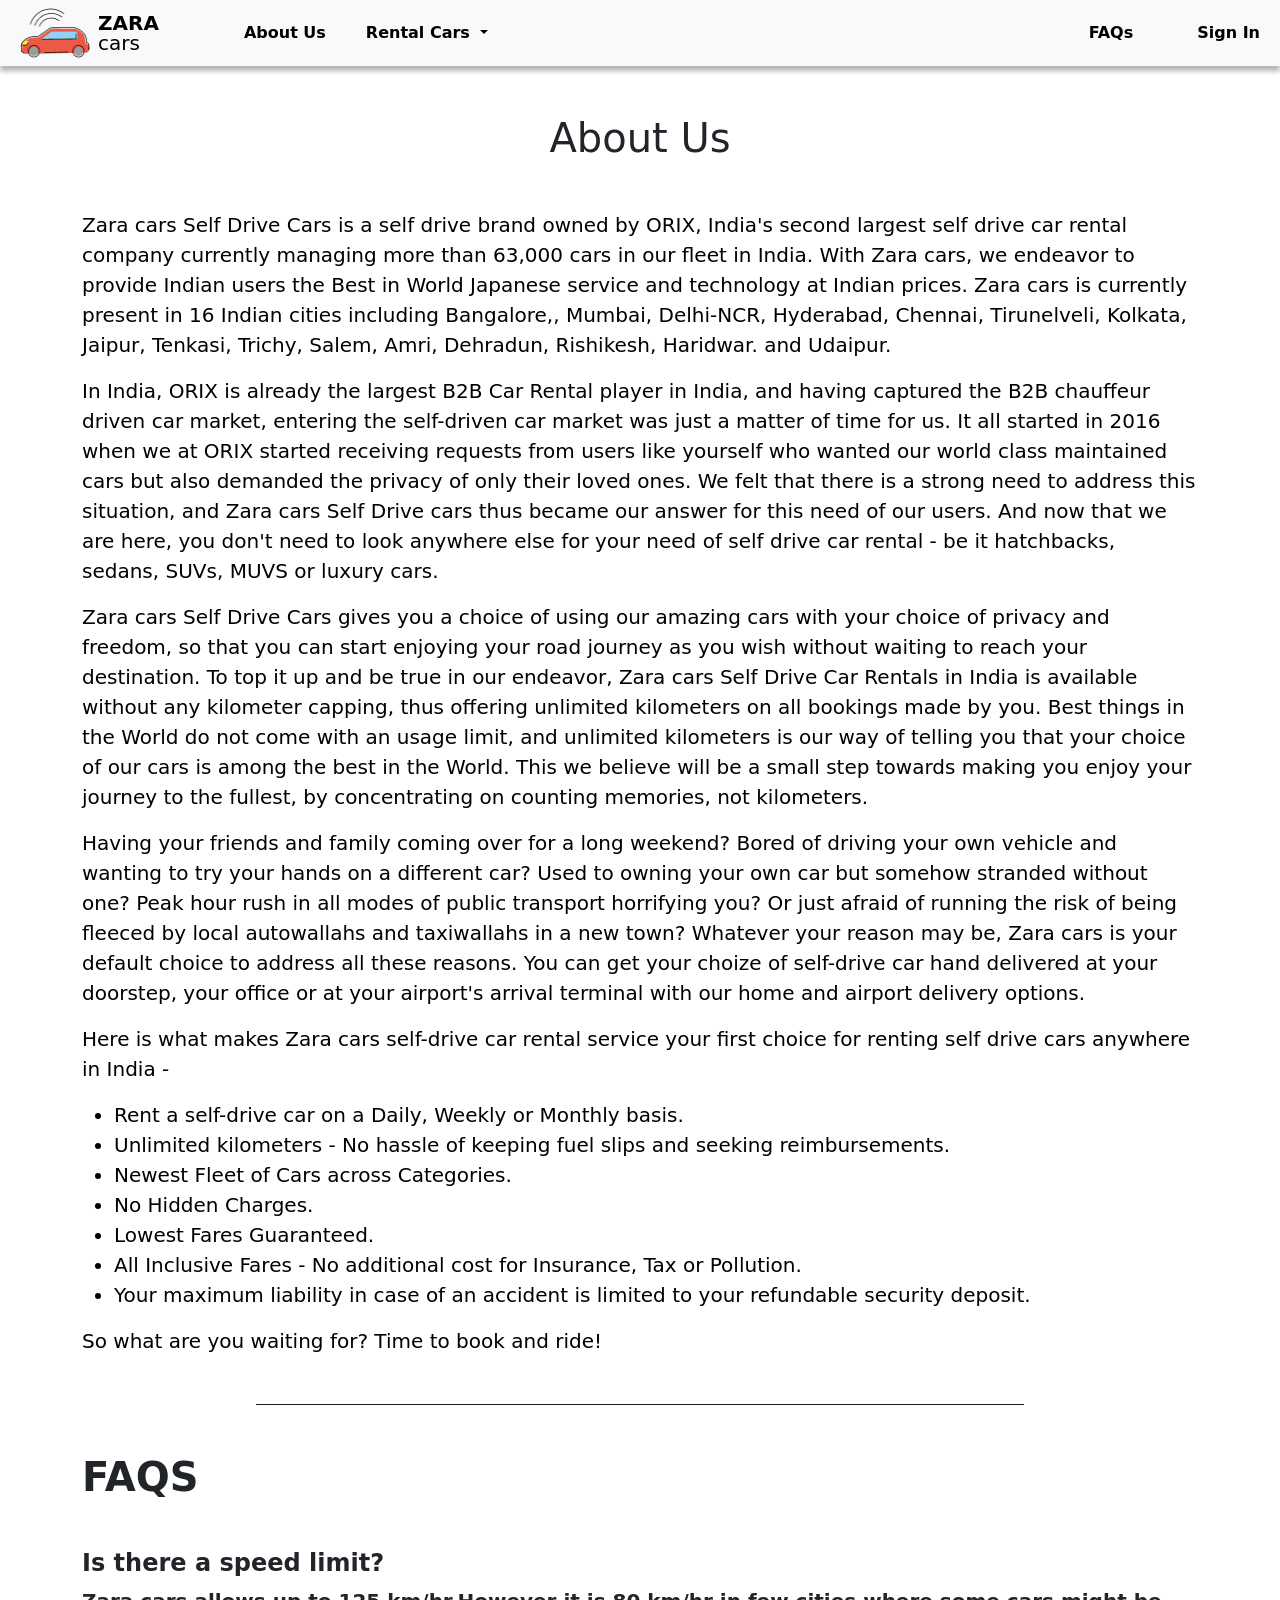
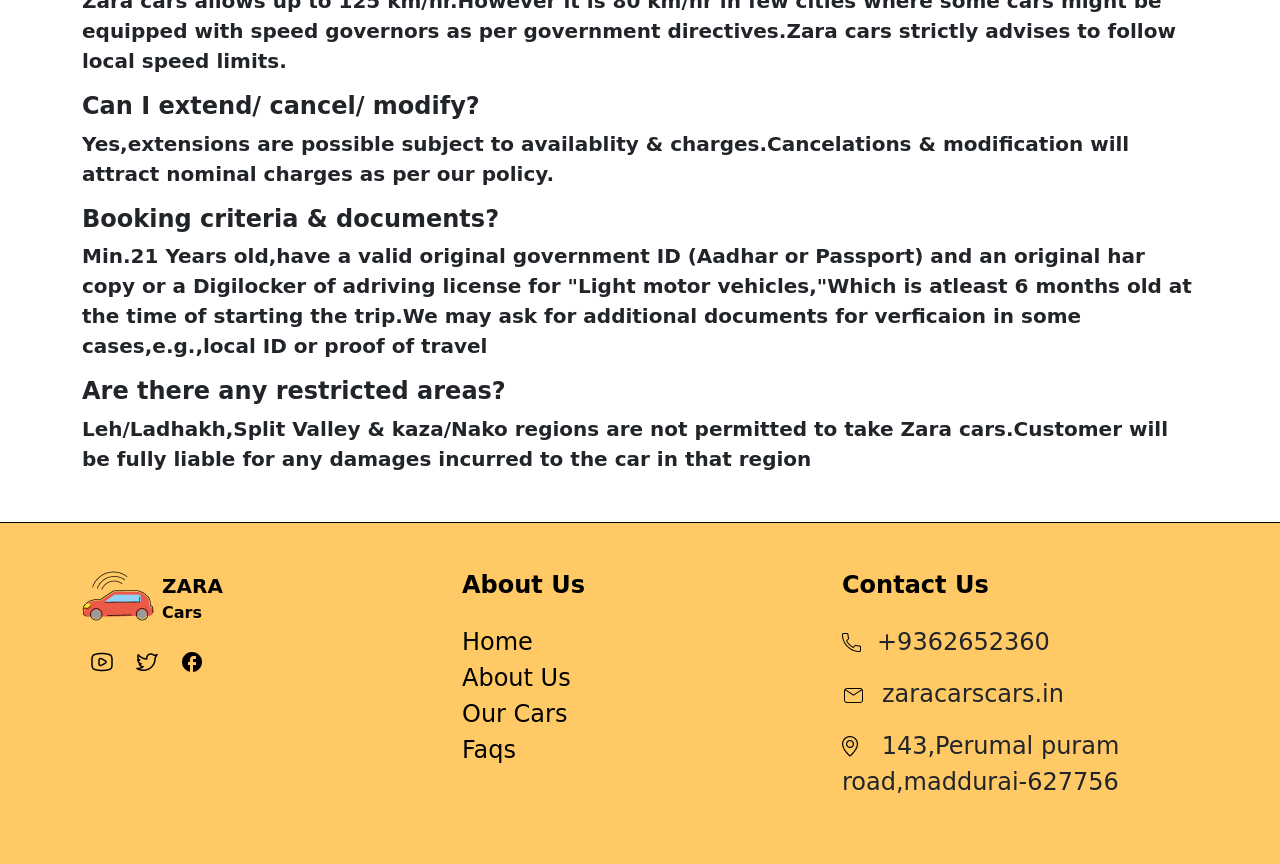
<file: about.html>
<!DOCTYPE html>
<html lang="en">

<head>
    <meta charset="UTF-8">
    <meta name="viewport" content="width=device-width, initial-scale=1.0">
    <title>Zara Cars</title>
    <link rel="icon" type="image/png" href="images/Zara cars logo icon.png">
    <link rel="stylesheet" href="style.css">
    <link rel="stylesheet" href="script.js">
    <link href="https://cdn.jsdelivr.net/npm/bootstrap@5.3.5/dist/css/bootstrap.min.css" rel="stylesheet"
        integrity="sha384-SgOJa3DmI69IUzQ2PVdRZhwQ+dy64/BUtbMJw1MZ8t5HZApcHrRKUc4W0kG879m7" crossorigin="anonymous">
</head>

<body>
    <!-- navbar  -->
    <div id="navbar-container"></div>
    

    <!-- about us  start-->
     <div class="container">
        <h1 class="text-center my-5">About Us</h1>
        <div class="fs-5 text-black ">
            <p>Zara cars Self Drive Cars is a self drive brand owned by ORIX, India's second largest self drive car rental company currently managing more than 63,000 cars in our fleet in India. With Zara cars, we endeavor to provide Indian users the Best in World Japanese service and technology at Indian prices. Zara cars is currently present in 16 Indian cities including Bangalore,, Mumbai, Delhi-NCR, Hyderabad, Chennai, Tirunelveli, Kolkata, Jaipur, Tenkasi, Trichy, Salem, Amri, Dehradun, Rishikesh, Haridwar. and Udaipur.</p>
            <p>In India, ORIX is already the largest B2B Car Rental player in India, and having captured the B2B chauffeur driven car market, entering the self-driven car market was just a matter of time for us. It all started in 2016 when we at ORIX started receiving requests from users like yourself who wanted our world class maintained cars but also demanded the privacy of only their loved ones. We felt that there is a strong need to address this situation, and Zara cars Self Drive cars thus became our answer for this need of our users. And now that we are here, you don't need to look anywhere else for your need of self drive car rental - be it hatchbacks, sedans, SUVs, MUVS or luxury cars.</p>
            <p>Zara cars Self Drive Cars gives you a choice of using our amazing cars with your choice of privacy and freedom, so that you can start enjoying your road journey as you wish without waiting to reach your destination. To top it up and be true in our endeavor, Zara cars Self Drive Car Rentals in India is available without any kilometer capping, thus offering unlimited kilometers on all bookings made by you. Best things in the World do not come with an usage limit, and unlimited kilometers is our way of telling you that your choice of our cars is among the best in the World. This we believe will be a small step towards making you enjoy your journey to the fullest, by concentrating on counting memories, not kilometers.</p>
            <p>Having your friends and family coming over for a long weekend? Bored of driving your own vehicle and wanting to try your hands on a different car? Used to owning your own car but somehow stranded without one? Peak hour rush in all modes of public transport horrifying you? Or just afraid of running the risk of being fleeced by local autowallahs and taxiwallahs in a new town? Whatever your reason may be, Zara cars is your default choice to address all these reasons. You can get your choize of self-drive car hand delivered at your doorstep, your office or at your airport's arrival terminal with our home and airport delivery options.</p>

            <p>Here is what makes Zara cars self-drive car rental service your first choice for renting self drive cars anywhere in India -</p>
            <ul>
                <li>Rent a self-drive car on a Daily, Weekly or Monthly basis.</li>
                <li>Unlimited kilometers - No hassle of keeping fuel slips and seeking reimbursements.</li>
                <li>Newest Fleet of Cars across Categories.</li>
                <li>No Hidden Charges.</li>
                <li>Lowest Fares Guaranteed.</li>
                <li>All Inclusive Fares - No additional cost for Insurance, Tax or Pollution.</li>
                <li>Your maximum liability in case of an accident is limited to your refundable security deposit.</li>
            </ul>
            <p>So what are you waiting for? Time to book and ride!</p>
        </div>
     </div>


    <!-- about us  end-->













      <!-- line  -->
      <div class="line bg-balck my-5 "></div>


      <!-- FAQS section start -->
      <section class="container mb-5">
          <div>
              <h1 class="mb-5 fw-bold">FAQS</h1>
              <h2 class="fs-4 fw-bold">Is there a speed limit?</h2>
              <p class="fs-5 fw-semibold">Zara cars allows up to 125 km/hr.However it is 80 km/hr in few cities where some
                  cars might be equipped with speed governors as per government directives.Zara cars strictly advises to
                  follow local speed limits.</p>
          </div>
          <div>
              <h2 class="fs-4 fw-bold">Can I extend/ cancel/ modify?</h2>
              <p class="fs-5 fw-semibold">Yes,extensions are possible subject to availablity & charges.Cancelations &
                  modification will attract nominal charges as per our policy.</p>
          </div>
          <div>
              <h2 class="fs-4 fw-bold">Booking criteria & documents?</h2>
              <p class="fs-5 fw-semibold">Min.21 Years old,have a valid original government ID (Aadhar or Passport) and an
                  original har copy or a Digilocker of adriving license for "Light motor vehicles,"Which is atleast 6
                  months old at the time of starting the trip.We may ask for additional documents for verficaion in some
                  cases,e.g.,local ID or proof of travel </p>
          </div>
          <div>
              <h2 class="fs-4 fw-bold">Are there any restricted areas?</h2>
              <p class="fs-5 fw-semibold">Leh/Ladhakh,Split Valley & kaza/Nako regions are not permitted to take Zara
                  cars.Customer will be fully liable for any damages incurred to the car in that region</p>
          </div>
      </section>
      <!-- FAQS section end -->







         <!-- footer section start  -->
    <footer class="py-4 mt-5">
        <div class="container py-4">
            <div class="row">
                
                <div class="col-md-4">
                    <div class=" d-flex mb-4">
                        <a href="index.html"><img src="./images/Zara cars logo icon.png" alt="zara logo.png" class="me-2"></a>
                        <div class="">
                            <span class="text-black fw-bold fs-5">ZARA</span>
                            <span class="d-block text-black fw-semibold">Cars</span>
                        </div>
                    </div>
                    <div class="d-block">
                        <img src="./images/Social media icon -Youtube.png" alt="Youtube.png" class="mx-2">
                        <img src="./images/Social media icon -Twitter.png" alt="Twitter.png" class="mx-2">
                        <img src="./images/Social media icon -Face book.png" alt="Face book.png" class="mx-2">
                    </div>

                </div>
                <div class="col-md-4">
                    <h5 class="text-black fw-bold fs-4 mb-4">About Us</h5> 
                    <ul class="text-black fs-4 list-unstyled">
                        <li><a href="index.html"class="list-group-item">Home</a></li>
                        <li><a href="about.html"class="list-group-item">About Us</a></li>
                        <li><a href="cars.html"class="list-group-item">Our Cars</a></li>
                        <li><a href="faqs.html"class="list-group-item">Faqs</a></li>
                    </ul>
                </div>
                <div class="col-md-4">
                    <h5 class="text-black fw-bold fs-4 mb-4">Contact Us</h5>
                    <p class="fs-4"><img src="./images/Contuct us - phone icon.png" alt="phone icon.png" class="me-3">+9362652360</p>
                    <p class="fs-4"><img src="./images/Contuct us -Email icon.png" alt="Email icon.png" class="me-3">zaracarscars.in</p>
                    <p class="fs-4"><img src="./images/Contact us Location icon.png" alt=" Location icon.png" class="me-3"> 143,Perumal puram road,maddurai-627756
                    </p>
                </div>
            </div>
        </div>
    </footer>




    <!-- Bootstrap JS -->
    <script src="https://cdn.jsdelivr.net/npm/bootstrap@5.3.5/dist/js/bootstrap.bundle.min.js"
        integrity="sha384-k6d4wzSIapyDyv1kpU366/PK5hCdSbCRGRCMv+eplOQJWyd1fbcAu9OCUj5zNLiq"
        crossorigin="anonymous">    
    </script>
     <script src="script.js"></script>

</body>

</html>
</file>
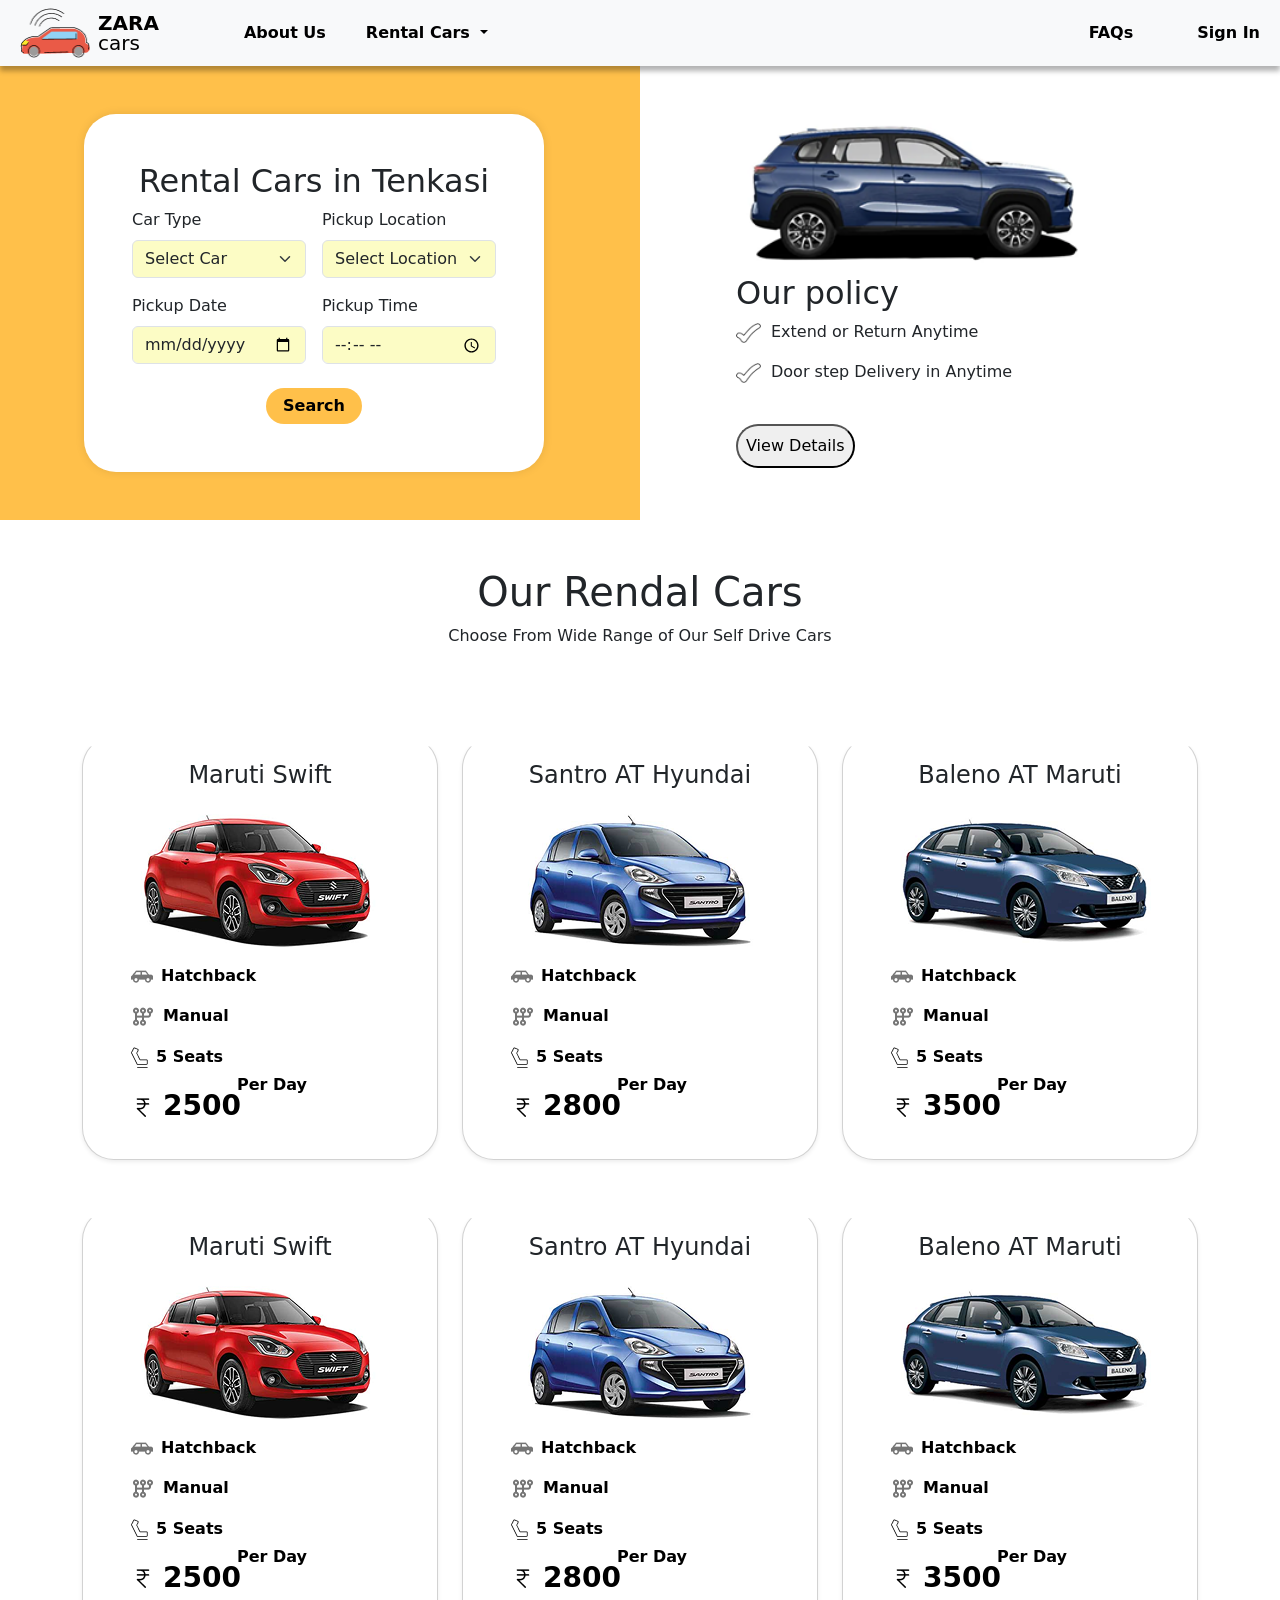
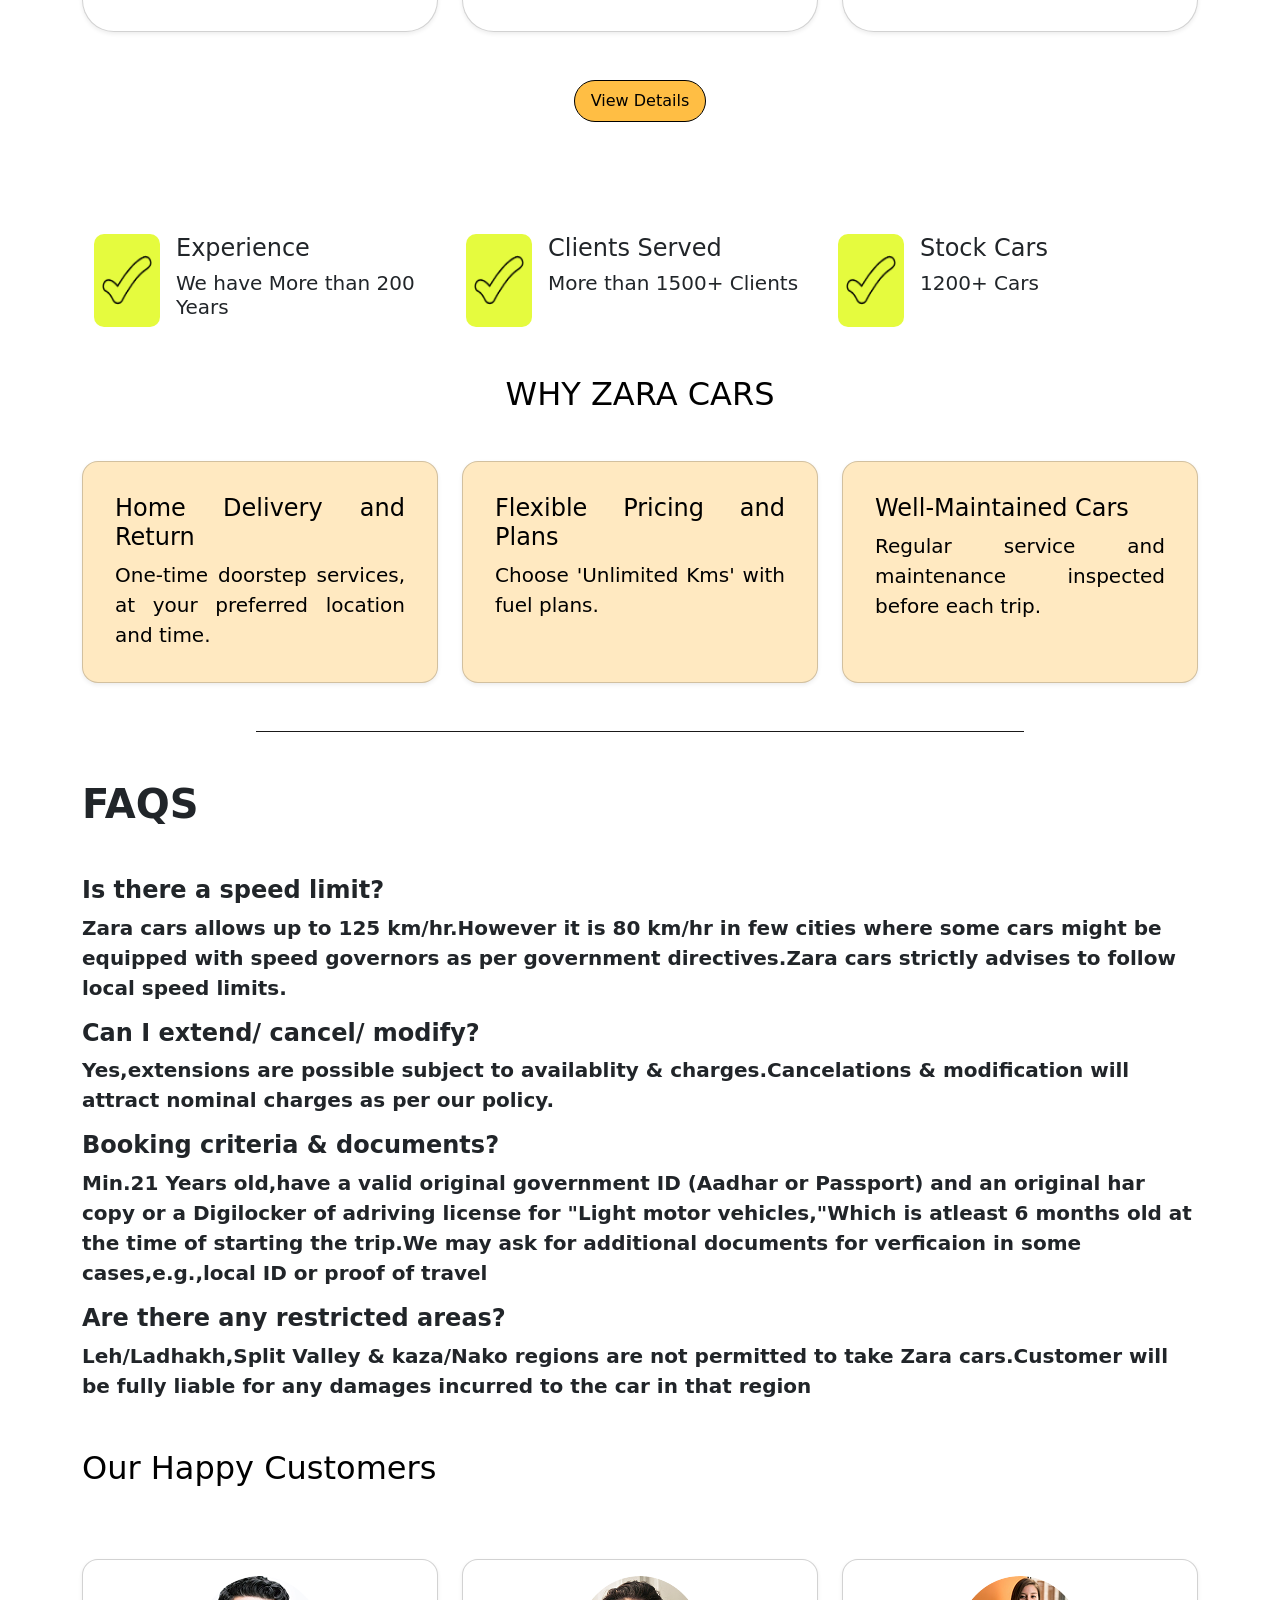
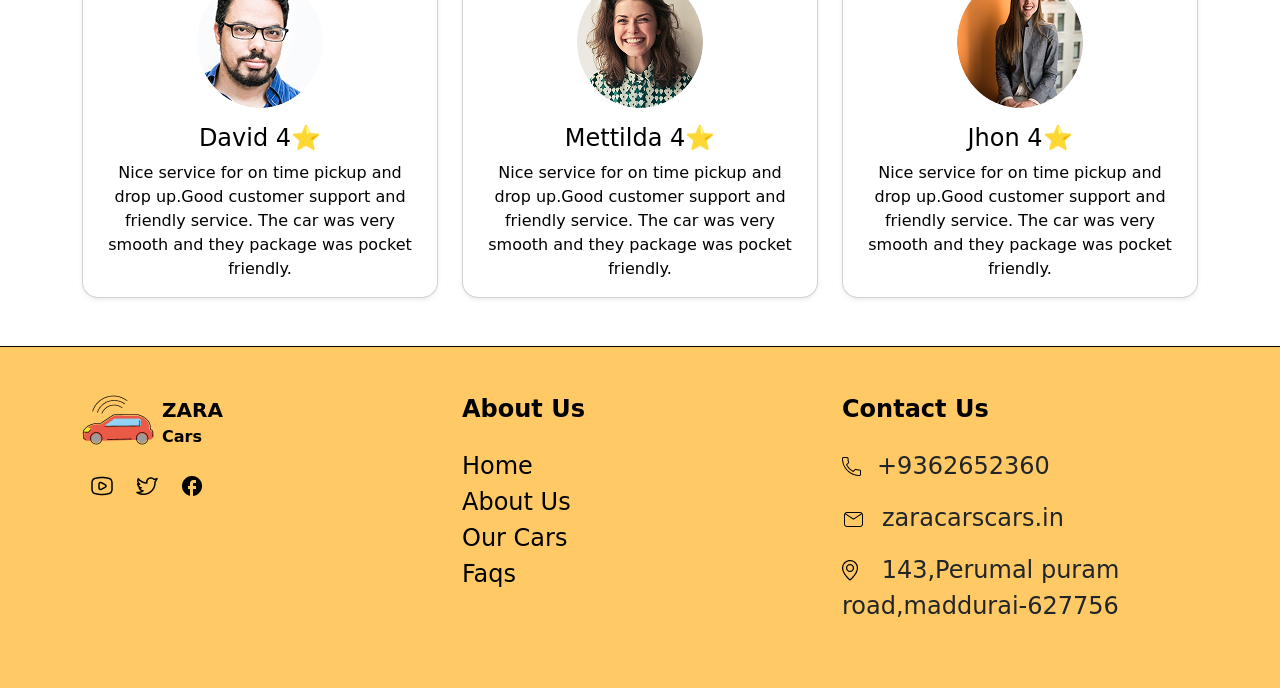
<file: cars.html>
<!DOCTYPE html>
<html lang="en">

<head>
    <meta charset="UTF-8">
    <meta name="viewport" content="width=device-width, initial-scale=1.0">
    <title>Rental Cars in Tenkasi</title>
    <link rel="icon" type="image/png" href="images/Zara cars logo icon.png">
    <link rel="stylesheet" href="style.css">
    <link href="https://cdn.jsdelivr.net/npm/bootstrap@5.3.5/dist/css/bootstrap.min.css" rel="stylesheet"
        integrity="sha384-SgOJa3DmI69IUzQ2PVdRZhwQ+dy64/BUtbMJw1MZ8t5HZApcHrRKUc4W0kG879m7" crossorigin="anonymous">
        <script src="script.js"></script>   
    <style>
        .booking-container {
            max-width: 500px;
            /* margin: auto; */
            background: white;
            /* padding: 20px; */
            /* border-radius: 8px; */
            box-shadow: 0 0 10px rgba(0, 0, 0, 0.1);

        }

        .car-bg {
            background-color: #FFC04A;
        }

        .car-bg button {
            background-color: #FFC04A;
            border: none;

        }

        .car-lf p img {
            width: 25px;
            margin-right: 10px;

        }

        .car .form-select,[type=date],[type=time] {
            background-color: #FCFCC5;
        }
    </style>
</head>

<body>
    
    <div id="navbar-container"></div><!-- navbar  -->
    


    <div class="car row">

        <div class="car-bg col-md-6 col-12 p-5">
            <div class="booking-container rounded-5 p-5 mx-5">
                <h2 class="text-center">Rental Cars in Tenkasi</h2>
                <form id="bookingForm">
                    <div class="row g-3">
                        <div class="col-md-6">
                            <label for="carType" class="form-label">Car Type</label>
                            <select class="form-select" id="carType" required>
                                <option value="">Select Car</option>
                                <option value="5 Seater">5 Seater</option>
                                <option value="7 Seater">7 Seater</option>
                            </select>
                        </div>
                        <div class="col-md-6">
                            <label for="pickupLocation" class="form-label">Pickup Location</label>
                            <select class="form-select" id="pickupLocation" required>
                                <option value="">Select Location</option>
                                <option value="Tenkasi">Tenkasi</option>
                                <option value="Madurai">Madurai</option>
                            </select>
                        </div>
                        <div class="col-md-6">
                            <label for="pickupDate" class="form-label">Pickup Date</label>
                            <input type="date" class="form-control" id="pickupDate" required>
                        </div>
                        <div class="col-md-6">
                            <label for="pickupTime" class="form-label">Pickup Time</label>
                            <input type="time" class="form-control" id="pickupTime" required>
                        </div>
                    </div>

                    <button type="submit"
                        class="btn text-black fw-semibold w-25 px-5 mt-4 rounded-pill mx-auto d-flex justify-content-center">Search</button>
                </form>

            </div>
        </div>


        <div class="car-lf col-6 p-5">
            <div class="mx-5">
                <img src="./images/7 Seater cars (Manual and Automatic)-Baleno AT Maruti image.png" alt="baleno.png"
                    class="w-75">
                <h2>Our policy</h2>
                <p><img src="./images/Experience Icon.png" alt="tick" class="">Extend or Return Anytime</p>
                <p><img src="./images/Experience Icon.png" alt="tick">Door step Delivery in Anytime</p>
                <button id="viewDetails" class="p-2 mt-4 rounded-5 fs-small fw-lighter">View Details</button>
            </div>
        </div>

    </div>


    <!-- 5seater  cars section  -->
    <h1 class="text-center mt-5">Our Rendal Cars</h1>
    <p class="text-center">Choose From Wide Range of Our Self Drive Cars</p>


    <!-- 5 Seater Manual Cars Section -->
    <section class="seater5 container py-5">
        <div class="row justify-content-center"> <!-- Bootstrap row for responsive layout -->
            <!-- Card-1 -->
            <div class="col-lg-4 col-md-6 col-sm-12 my-4"> <!-- Responsive card layout -->
                <div class="card rounded-5 shadow-sm">
                    <h5 class="card-title text-center fs-4 m-4">Maruti Swift</h5>
                    <img src="./images/5 Seater cars (Manual and automatic)-Swift Maruti image.png"
                        class="img-fluid mx-auto" alt="Maruti Swift Image">
                    <div class="card-body ms-4 text-midle fw-semibold text-black">
                        <p class="card-text"><img src="./images/Cars Hatchback-icon.png" alt="Hatchback Icon"
                                class="mx-2">Hatchback</p>
                        <p class="card-text"><img src="./images/Manual cars icon.png" alt="Manual Icon"
                                class="mx-2">Manual</p>
                        <p class="card-text"><img src="./images/Cars seats icon.png" alt="Seats Icon" class="mx-2">5
                            Seats</p>
                        <div class="position-relative">
                            <p class="card-text fs-3 fw-bold"><img src="./images/cars Rupees icon.png" alt="Rupees Icon"
                                    class="mx-2">2500</p>
                            <span class="position-absolute top-0 start-50 translate-middle text-black ">Per Day</span>
                        </div>
                    </div>
                </div>
            </div>

            <!-- Card-2 -->
            <div class="col-lg-4 col-md-6 col-sm-12 my-4"> <!-- Responsive card layout -->
                <div class="card rounded-5 shadow-sm">
                    <h5 class="card-title text-center fs-4 m-4">Santro AT Hyundai</h5>
                    <img src="./images/5 Seater cars (Manual and automatic)-Santro AT Hyndai image.png"
                        class="img-fluid mx-auto" alt="Santro AT Hyundai Image">
                    <div class="card-body ms-4 text-start fw-semibold text-black">
                        <p class="card-text"><img src="./images/Cars Hatchback-icon.png" alt="Hatchback Icon"
                                class="mx-2">Hatchback</p>
                        <p class="card-text"><img src="./images/Manual cars icon.png" alt="Manual Icon"
                                class="mx-2">Manual</p>
                        <p class="card-text"><img src="./images/Cars seats icon.png" alt="Seats Icon" class="mx-2">5
                            Seats</p>
                        <div class="position-relative">
                            <p class="card-text fs-3 fw-bold"><img src="./images/cars Rupees icon.png" alt="Rupees Icon"
                                    class="mx-2">2800</p>
                            <span class="position-absolute top-0 start-50 translate-middle text-black">Per Day</span>
                        </div>
                    </div>
                </div>
            </div>

            <!-- Card-3 -->
            <div class="col-lg-4 col-md-6 col-sm-12 my-4"> <!-- Responsive card layout -->
                <div class="card rounded-5 shadow-sm">
                    <h5 class="card-title text-center fs-4 m-4">Baleno AT Maruti</h5>
                    <img src="./images/5 Seater cars (Manual and automatic)-Santro AT Maruti image.png"
                        class="img-fluid mx-auto" alt="Baleno AT Maruti Image">
                    <div class="card-body ms-4 text-start fw-semibold text-black">
                        <p class="card-text"><img src="./images/Cars Hatchback-icon.png" alt="Hatchback Icon"
                                class="mx-2">Hatchback</p>
                        <p class="card-text"><img src="./images/Manual cars icon.png" alt="Manual Icon"
                                class="mx-2">Manual</p>
                        <p class="card-text"><img src="./images/Cars seats icon.png" alt="Seats Icon" class="mx-2">5
                            Seats</p>
                        <div class="position-relative">
                            <p class="card-text fs-3 fw-bold"><img src="./images/cars Rupees icon.png" alt="Rupees Icon"
                                    class="mx-2">3500</p>
                            <span class="position-absolute top-0 start-50 translate-middle text-black">Per Day</span>
                        </div>
                    </div>
                </div>
            </div>

            <div class="col-lg-4 col-md-6 col-sm-12 my-4"> <!-- Responsive card layout -->
                <div class="card rounded-5 shadow-sm">
                    <h5 class="card-title text-center fs-4 m-4">Maruti Swift</h5>
                    <img src="./images/5 Seater cars (Manual and automatic)-Swift Maruti image.png"
                        class="img-fluid mx-auto" alt="Maruti Swift Image">
                    <div class="card-body ms-4 text-midle fw-semibold text-black">
                        <p class="card-text"><img src="./images/Cars Hatchback-icon.png" alt="Hatchback Icon"
                                class="mx-2">Hatchback</p>
                        <p class="card-text"><img src="./images/Manual cars icon.png" alt="Manual Icon"
                                class="mx-2">Manual</p>
                        <p class="card-text"><img src="./images/Cars seats icon.png" alt="Seats Icon" class="mx-2">5
                            Seats</p>
                        <div class="position-relative">
                            <p class="card-text fs-3 fw-bold"><img src="./images/cars Rupees icon.png" alt="Rupees Icon"
                                    class="mx-2">2500</p>
                            <span class="position-absolute top-0 start-50 translate-middle text-black ">Per Day</span>
                        </div>
                    </div>
                </div>
            </div>

            <!-- Card-2 -->
            <div class="col-lg-4 col-md-6 col-sm-12 my-4 "> <!-- Responsive card layout -->
                <div class="card rounded-5 shadow-sm">
                    <h5 class="card-title text-center fs-4 m-4">Santro AT Hyundai</h5>
                    <img src="./images/5 Seater cars (Manual and automatic)-Santro AT Hyndai image.png"
                        class="img-fluid mx-auto" alt="Santro AT Hyundai Image">
                    <div class="card-body ms-4 text-start fw-semibold text-black">
                        <p class="card-text"><img src="./images/Cars Hatchback-icon.png" alt="Hatchback Icon"
                                class="mx-2">Hatchback</p>
                        <p class="card-text"><img src="./images/Manual cars icon.png" alt="Manual Icon"
                                class="mx-2">Manual</p>
                        <p class="card-text"><img src="./images/Cars seats icon.png" alt="Seats Icon" class="mx-2">5
                            Seats</p>
                        <div class="position-relative">
                            <p class="card-text fs-3 fw-bold"><img src="./images/cars Rupees icon.png" alt="Rupees Icon"
                                    class="mx-2">2800</p>
                            <span class="position-absolute top-0 start-50 translate-middle text-black">Per Day</span>
                        </div>
                    </div>
                </div>
            </div>

            <!-- Card-3 -->
            <div class="col-lg-4 col-md-6 col-sm-12 my-4"> <!-- Responsive card layout -->
                <div class="card rounded-5 shadow-sm">
                    <h5 class="card-title text-center fs-4 m-4">Baleno AT Maruti</h5>
                    <img src="./images/5 Seater cars (Manual and automatic)-Santro AT Maruti image.png"
                        class="img-fluid mx-auto" alt="Baleno AT Maruti Image">
                    <div class="card-body ms-4 text-start fw-semibold text-black">
                        <p class="card-text"><img src="./images/Cars Hatchback-icon.png" alt="Hatchback Icon"
                                class="mx-2">Hatchback</p>
                        <p class="card-text"><img src="./images/Manual cars icon.png" alt="Manual Icon"
                                class="mx-2">Manual</p>
                        <p class="card-text"><img src="./images/Cars seats icon.png" alt="Seats Icon" class="mx-2">5
                            Seats</p>
                        <div class="position-relative">
                            <p class="card-text fs-3 fw-bold"><img src="./images/cars Rupees icon.png" alt="Rupees Icon"
                                    class="mx-2">3500</p>
                            <span class="position-absolute top-0 start-50 translate-middle text-black">Per Day</span>
                        </div>
                    </div>
                </div>
            </div>
        </div>



        
        <button id="viewDetails"
            class="p-2 px-3 mt-4 rounded-5 fs-small fw-lighter d-flex justify-content-center m-auto">View
            Details</button>
    </section>


    <!-- tick  start-->
    <div class="tick container">
        <div class="row my-5 mx-auto">
            <!-- Experience Column -->
            <div class="col-12 col-sd-6 col-md-4  d-flex  mt-3">
                <div class="d-flex justify-content-center">
                    <span class="px-2 me-3 d-flex justify-content-center align-items-center ">
                        <img src="./images/Experience Icon.png" alt="Experience Icon" width="50" height="50">
                    </span>
                    <div>
                        <h2 class="fs-4">Experience</h2>
                        <h5 class="fs-5">We have More than 200 Years</h5>
                    </div>
                </div>
            </div>
            <!-- Clients Served Column -->
            <div class="col-12 col-sd-6 col-md-4  d-flex  mt-3">
                <div class="d-flex ">
                    <span class="px-2 me-3 d-flex justify-content-center align-items-center">
                        <img src="./images/Experience Icon.png" alt="Clients Served Icon" width="50" height="50">
                    </span>
                    <div>
                        <h2 class="fs-4">Clients Served</h2>
                        <h4 class="fs-5">More than 1500+ Clients</h4>
                    </div>
                </div>
            </div>
            <!-- Stock Cars Column -->
            <div class="col-12 col-sd-6 col-md-4  d-flex  mt-3">
                <div class="d-flex ">
                    <span class="px-2 me-3 d-flex justify-content-center align-items-center">
                        <img src="./images/Experience Icon.png" alt="Stock Cars Icon" width="50" height="50">
                    </span>
                    <div>
                        <h2 class="fs-4">Stock Cars</h2>
                        <h4 class="fs-5">1200+ Cars</h4>
                    </div>
                </div>
            </div>
        </div>
    </div>
    <!-- tick end  -->



    <!-- Why Zara Cars Section -->
    <section class="container whyzara  my-5">
        <h2 class="text-center mb-5 text-black">WHY ZARA CARS</h2>
        <div class="row g-4">
            <!-- Card 1 -->
            <div class="col-12 col-sd-6 col-md-4">
                <div class="card rounded-4 shadow-sm h-100 p-3">
                    <div class="card-body text-justify">
                        <h4 class="card-title text-black">Home Delivery and Return</h4>
                        <p class="card-text text-black fs-5">
                            One-time doorstep services, at your preferred location and time.
                        </p>
                    </div>
                </div>
            </div>
            <!-- Card 2 -->
            <div class="col-12 col-sd-6 col-md-4">
                <div class="card rounded-4 shadow-sm h-100 p-3">
                    <div class="card-body text-justify">
                        <h4 class="card-title text-black">Flexible Pricing and Plans</h4>
                        <p class="card-text text-black fs-5">
                            Choose 'Unlimited Kms' with fuel plans.
                        </p>
                    </div>
                </div>
            </div>
            <!-- Card 3 -->
            <div class="col-12 col-sd-6 col-md-4">
                <div class="card rounded-4 shadow-sm h-100 p-3">
                    <div class="card-body text-justify">
                        <h4 class="card-title text-black">Well-Maintained Cars</h4>
                        <p class="card-text text-black  fs-5">
                            Regular service and maintenance inspected before each trip.
                        </p>
                    </div>
                </div>
            </div>
        </div>
    </section>
    <!-- line  -->
    <div class="line bg-balck my-5 "></div>


    <!-- FAQS section start -->
    <section class="container ">
        <div>
            <h1 class="mb-5 fw-bold">FAQS</h1>
            <h2 class="fs-4 fw-bold">Is there a speed limit?</h2>
            <p class="fs-5 fw-semibold">Zara cars allows up to 125 km/hr.However it is 80 km/hr in few cities where
                some
                cars might be equipped with speed governors as per government directives.Zara cars strictly advises
                to
                follow local speed limits.</p>
        </div>
        <div>
            <h2 class="fs-4 fw-bold">Can I extend/ cancel/ modify?</h2>
            <p class="fs-5 fw-semibold">Yes,extensions are possible subject to availablity & charges.Cancelations &
                modification will attract nominal charges as per our policy.</p>
        </div>
        <div>
            <h2 class="fs-4 fw-bold">Booking criteria & documents?</h2>
            <p class="fs-5 fw-semibold">Min.21 Years old,have a valid original government ID (Aadhar or Passport)
                and an
                original har copy or a Digilocker of adriving license for "Light motor vehicles,"Which is atleast 6
                months old at the time of starting the trip.We may ask for additional documents for verficaion in
                some
                cases,e.g.,local ID or proof of travel </p>
        </div>
        <div>
            <h2 class="fs-4 fw-bold">Are there any restricted areas?</h2>
            <p class="fs-5 fw-semibold">Leh/Ladhakh,Split Valley & kaza/Nako regions are not permitted to take Zara
                cars.Customer will be fully liable for any damages incurred to the car in that region</p>
        </div>
    </section>
    <!-- FAQS section end -->


    <!-- our happy customer section stRT  -->
    <section class="container my-5">
        <h2 class=" mb-5 text-black">Our Happy Customers</h2>
        <div class="row g-4 my-5">
            <!-- Review Card 1 -->
            <div class="col-12 col-sd-6 col-md-4 ">
                <div class="card rounded-4 shadow-sm h-100">
                    <div class="card-body text-center">
                        <img src="./images/Our happy customer image 1.png" alt="Reviewer 1"
                            class="rounded-circle mb-3 width=60">
                        <h4 class="card-title text-black">David 4⭐</h4>
                        <p class="card-text text-black">Nice service for on time pickup and drop up.Good customer
                            support and friendly service. The car was very smooth and they package was pocket
                            friendly.
                        </p>
                    </div>
                </div>
            </div>
            <!-- Review Card 2 -->
            <div class="col-md-4">
                <div class="card rounded-4 shadow-sm h-100">
                    <div class="card-body text-center">
                        <img src="./images/Our happy customer image 2.png" alt="Reviewer 2"
                            class="rounded-circle mb-3 width=60">
                        <h4 class="card-title text-black">Mettilda 4⭐</h4>
                        <p class="card-text text-black">Nice service for on time pickup and drop up.Good customer
                            support and friendly service. The car was very smooth and they package was pocket
                            friendly.
                        </p>
                    </div>
                </div>
            </div>
            <!-- Review Card 3 -->
            <div class="col-md-4">
                <div class="card rounded-4 shadow-sm h-100">
                    <div class="card-body text-center">
                        <img src="./images/Our happy customer image 3.png" alt="Reviewer 3"
                            class="rounded-circle mb-3 width=60">
                        <h4 class="card-title text-black">Jhon 4⭐</h4>
                        <p class="card-text text-black">Nice service for on time pickup and drop up.Good customer
                            support and friendly service. The car was very smooth and they package was pocket
                            friendly.
                        </p>
                    </div>
                </div>
            </div>
        </div>
    </section>
    <!-- our happy customer section END  -->



    <!-- footer section start  -->
    <footer class="py-4">
        <div class="container py-4">
            <div class="row">

                <div class="col-md-4">
                    <div class=" d-flex mb-4">
                        <a href="index.html"><img src="./images/Zara cars logo icon.png" alt="zara logo.png" class="me-2"></a>
                        <div class="">
                            <span class="text-black fw-bold fs-5">ZARA</span>
                            <span class="d-block text-black fw-semibold">Cars</span>
                        </div>
                    </div>
                    <div class="d-block">
                        <img src="./images/Social media icon -Youtube.png" alt="Youtube.png" class="mx-2">
                        <img src="./images/Social media icon -Twitter.png" alt="Twitter.png" class="mx-2">
                        <img src="./images/Social media icon -Face book.png" alt="Face book.png" class="mx-2">
                    </div>

                </div>
                <div class="col-md-4">
                    <h5 class="text-black fw-bold fs-4 mb-4">About Us</h5>
                    <ul class="text-black fs-4 list-unstyled">
                        <li><a href="index.html" class="list-group-item">Home</a></li>
                        <li><a href="about.html" class="list-group-item">About Us</a></li>
                        <li><a href="cars.html" class="list-group-item">Our Cars</a></li>
                        <li><a href="faqs.html" class="list-group-item">Faqs</a></li>
                    </ul>
                </div>
                <div class="col-md-4">
                    <h5 class="text-black fw-bold fs-4 mb-4">Contact Us</h5>
                    <p class="fs-4"><img src="./images/Contuct us - phone icon.png" alt="phone icon.png"
                            class="me-3">+9362652360</p>
                    <p class="fs-4"><img src="./images/Contuct us -Email icon.png" alt="Email icon.png"
                            class="me-3">zaracarscars.in</p>
                    <p class="fs-4"><img src="./images/Contact us Location icon.png" alt=" Location icon.png"
                            class="me-3"> 143,Perumal puram road,maddurai-627756
                    </p>
                </div>
            </div>
        </div>
    </footer>


    <script src="script.js"></script>
    <script src="https://cdn.jsdelivr.net/npm/bootstrap@5.3.5/dist/js/bootstrap.bundle.min.js"
    integrity="sha384-k6d4wzSIapyDyv1kpU366/PK5hCdSbCRGRCMv+eplOQJWyd1fbcAu9OCUj5zNLiq"
    crossorigin="anonymous">    
</script>
    


</body>

</html>
</file>
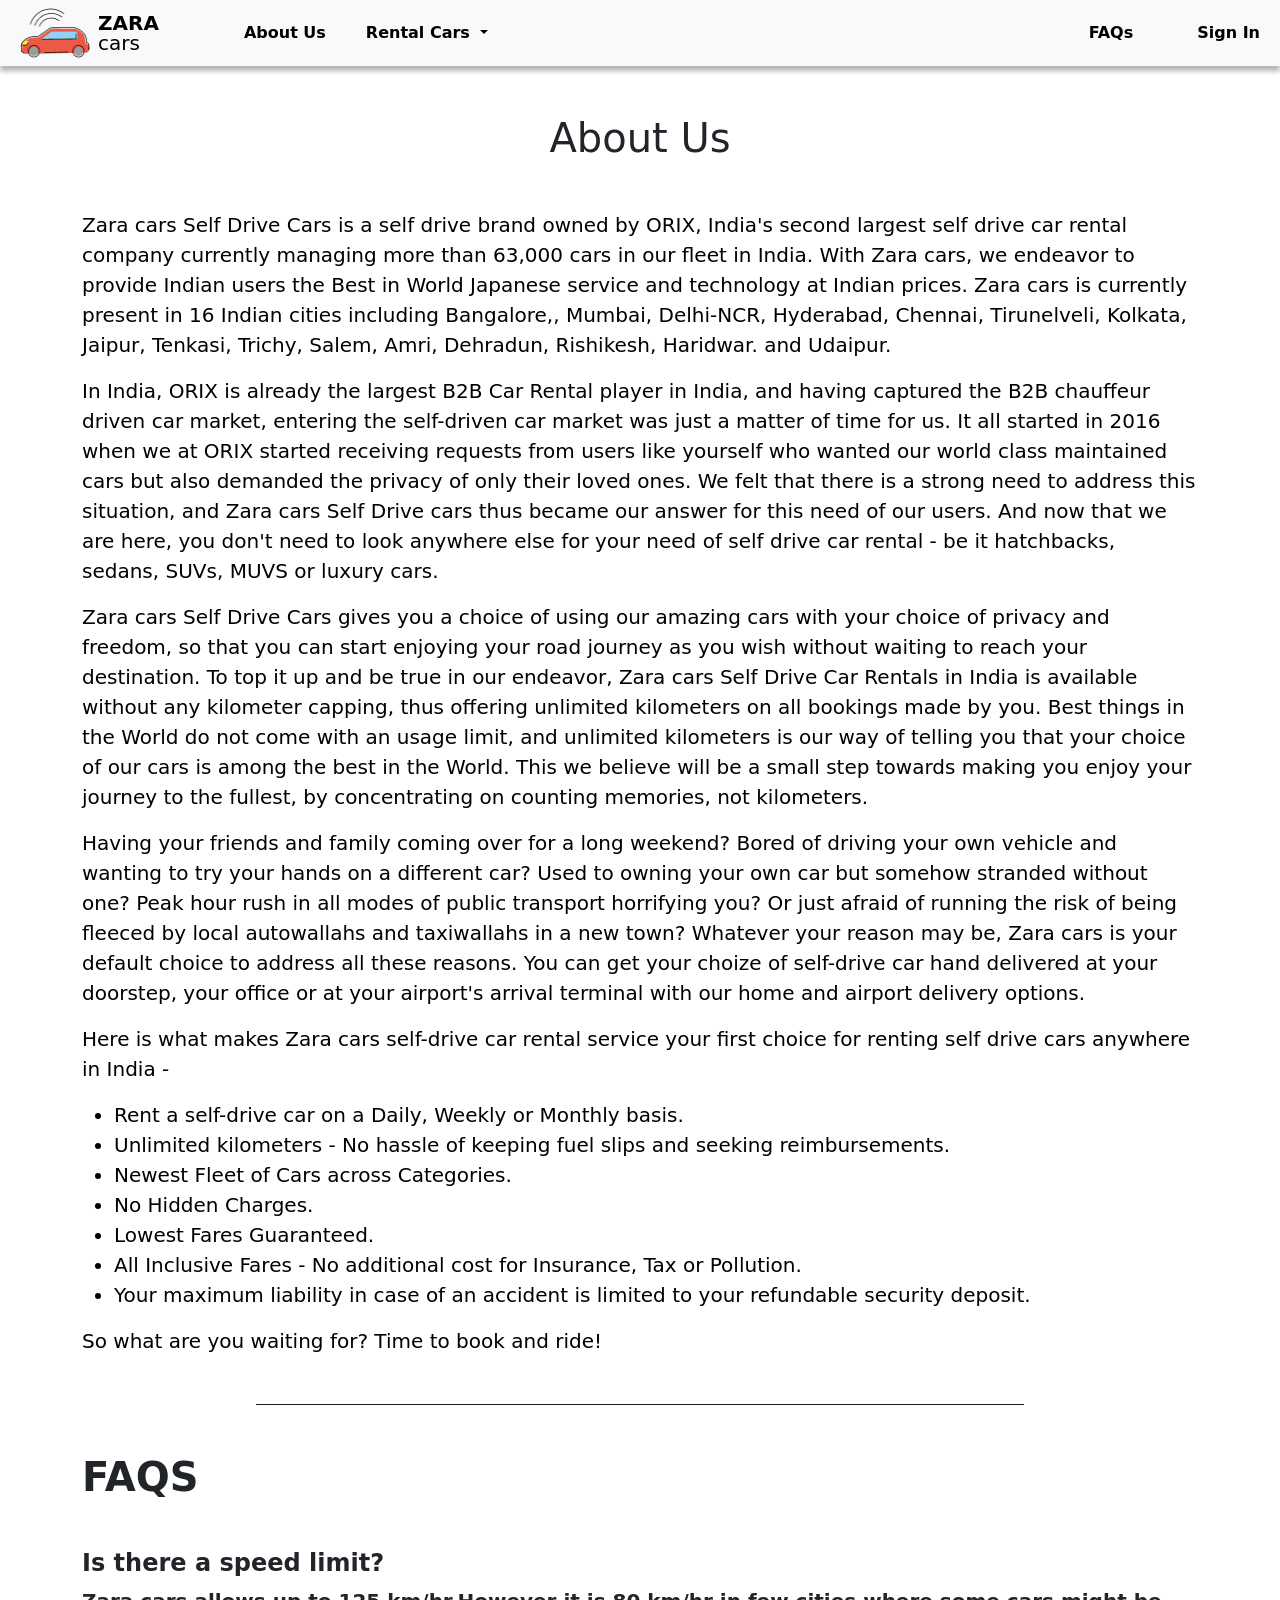
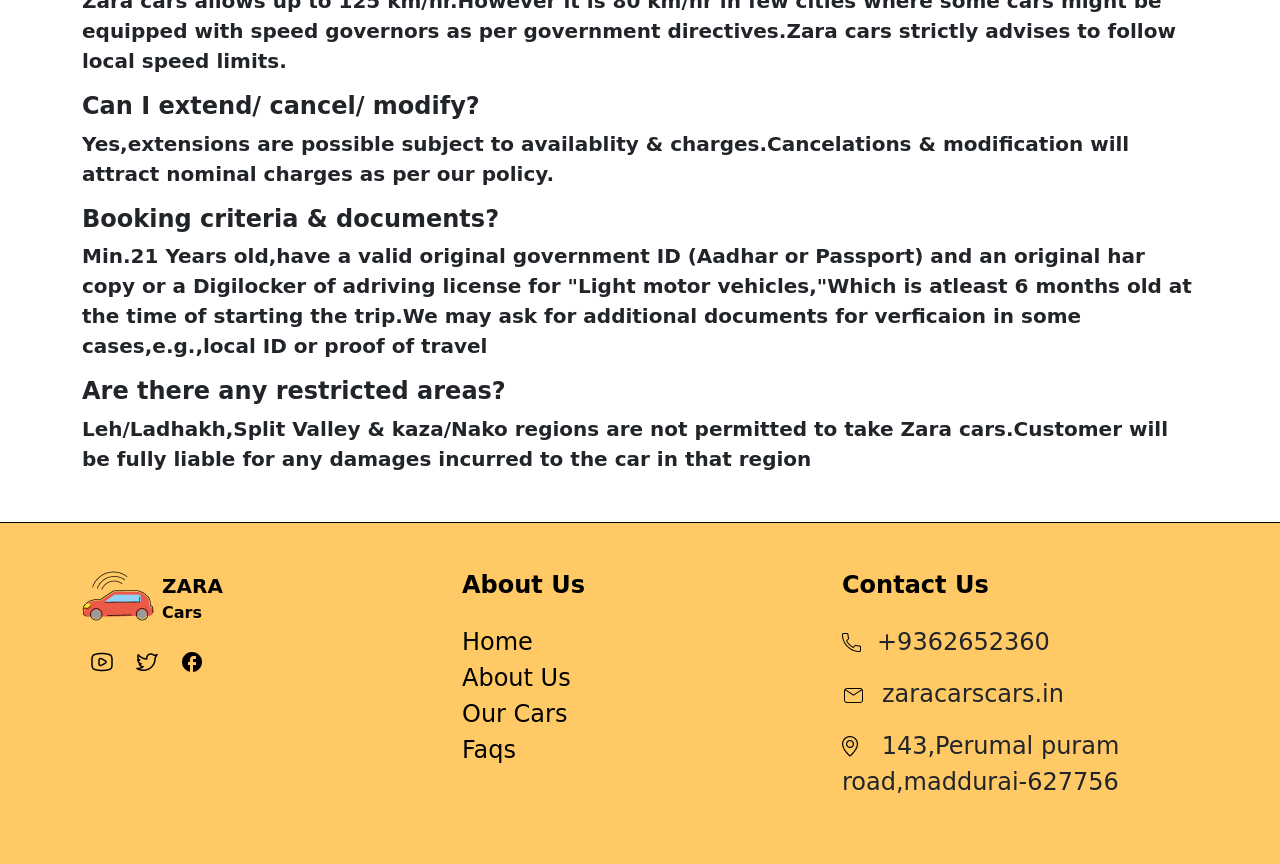
<file: faqs.html>
<!DOCTYPE html>
<html lang="en">

<head>
    <meta charset="UTF-8">
    <meta name="viewport" content="width=device-width, initial-scale=1.0">
    <title>Zara Cars</title>
    <link rel="icon" type="image/png" href="images/Zara cars logo icon.png">
    <link rel="stylesheet" href="style.css">
    <link href="https://cdn.jsdelivr.net/npm/bootstrap@5.3.5/dist/css/bootstrap.min.css" rel="stylesheet"
        integrity="sha384-SgOJa3DmI69IUzQ2PVdRZhwQ+dy64/BUtbMJw1MZ8t5HZApcHrRKUc4W0kG879m7" crossorigin="anonymous">
</head>

<body>
   <!-- navbar -->
   <div id="navbar-container"></div>


    <!-- about us  start-->
     <div class="container">
        <h1 class="text-center my-5">About Us</h1>
        <div class="fs-5 text-black ">
            <p>Zara cars Self Drive Cars is a self drive brand owned by ORIX, India's second largest self drive car rental company currently managing more than 63,000 cars in our fleet in India. With Zara cars, we endeavor to provide Indian users the Best in World Japanese service and technology at Indian prices. Zara cars is currently present in 16 Indian cities including Bangalore,, Mumbai, Delhi-NCR, Hyderabad, Chennai, Tirunelveli, Kolkata, Jaipur, Tenkasi, Trichy, Salem, Amri, Dehradun, Rishikesh, Haridwar. and Udaipur.</p>
            <p>In India, ORIX is already the largest B2B Car Rental player in India, and having captured the B2B chauffeur driven car market, entering the self-driven car market was just a matter of time for us. It all started in 2016 when we at ORIX started receiving requests from users like yourself who wanted our world class maintained cars but also demanded the privacy of only their loved ones. We felt that there is a strong need to address this situation, and Zara cars Self Drive cars thus became our answer for this need of our users. And now that we are here, you don't need to look anywhere else for your need of self drive car rental - be it hatchbacks, sedans, SUVs, MUVS or luxury cars.</p>
            <p>Zara cars Self Drive Cars gives you a choice of using our amazing cars with your choice of privacy and freedom, so that you can start enjoying your road journey as you wish without waiting to reach your destination. To top it up and be true in our endeavor, Zara cars Self Drive Car Rentals in India is available without any kilometer capping, thus offering unlimited kilometers on all bookings made by you. Best things in the World do not come with an usage limit, and unlimited kilometers is our way of telling you that your choice of our cars is among the best in the World. This we believe will be a small step towards making you enjoy your journey to the fullest, by concentrating on counting memories, not kilometers.</p>
            <p>Having your friends and family coming over for a long weekend? Bored of driving your own vehicle and wanting to try your hands on a different car? Used to owning your own car but somehow stranded without one? Peak hour rush in all modes of public transport horrifying you? Or just afraid of running the risk of being fleeced by local autowallahs and taxiwallahs in a new town? Whatever your reason may be, Zara cars is your default choice to address all these reasons. You can get your choize of self-drive car hand delivered at your doorstep, your office or at your airport's arrival terminal with our home and airport delivery options.</p>

            <p>Here is what makes Zara cars self-drive car rental service your first choice for renting self drive cars anywhere in India -</p>
            <ul>
                <li>Rent a self-drive car on a Daily, Weekly or Monthly basis.</li>
                <li>Unlimited kilometers - No hassle of keeping fuel slips and seeking reimbursements.</li>
                <li>Newest Fleet of Cars across Categories.</li>
                <li>No Hidden Charges.</li>
                <li>Lowest Fares Guaranteed.</li>
                <li>All Inclusive Fares - No additional cost for Insurance, Tax or Pollution.</li>
                <li>Your maximum liability in case of an accident is limited to your refundable security deposit.</li>
            </ul>
            <p>So what are you waiting for? Time to book and ride!</p>
        </div>
     </div>


    <!-- about us  end-->













      <!-- line  -->
      <div class="line bg-balck my-5 "></div>


      <!-- FAQS section start -->
      <section class="container mb-5">
          <div>
              <h1 class="mb-5 fw-bold">FAQS</h1>
              <h2 class="fs-4 fw-bold">Is there a speed limit?</h2>
              <p class="fs-5 fw-semibold">Zara cars allows up to 125 km/hr.However it is 80 km/hr in few cities where some
                  cars might be equipped with speed governors as per government directives.Zara cars strictly advises to
                  follow local speed limits.</p>
          </div>
          <div>
              <h2 class="fs-4 fw-bold">Can I extend/ cancel/ modify?</h2>
              <p class="fs-5 fw-semibold">Yes,extensions are possible subject to availablity & charges.Cancelations &
                  modification will attract nominal charges as per our policy.</p>
          </div>
          <div>
              <h2 class="fs-4 fw-bold">Booking criteria & documents?</h2>
              <p class="fs-5 fw-semibold">Min.21 Years old,have a valid original government ID (Aadhar or Passport) and an
                  original har copy or a Digilocker of adriving license for "Light motor vehicles,"Which is atleast 6
                  months old at the time of starting the trip.We may ask for additional documents for verficaion in some
                  cases,e.g.,local ID or proof of travel </p>
          </div>
          <div>
              <h2 class="fs-4 fw-bold">Are there any restricted areas?</h2>
              <p class="fs-5 fw-semibold">Leh/Ladhakh,Split Valley & kaza/Nako regions are not permitted to take Zara
                  cars.Customer will be fully liable for any damages incurred to the car in that region</p>
          </div>
      </section>
      <!-- FAQS section end -->







         <!-- footer section start  -->
    <footer class="py-4 mt-5">
        <div class="container py-4">
            <div class="row">
                
                <div class="col-md-4">
                    <div class=" d-flex mb-4">
                        <a href="index.html"><img src="./images/Zara cars logo icon.png" alt="zara logo.png" class="me-2"></a>
                        <div class="">
                            <span class="text-black fw-bold fs-5">ZARA</span>
                            <span class="d-block text-black fw-semibold">Cars</span>
                        </div>
                    </div>
                    <div class="d-block">
                        <img src="./images/Social media icon -Youtube.png" alt="Youtube.png" class="mx-2">
                        <img src="./images/Social media icon -Twitter.png" alt="Twitter.png" class="mx-2">
                        <img src="./images/Social media icon -Face book.png" alt="Face book.png" class="mx-2">
                    </div>

                </div>
                <div class="col-md-4">
                    <h5 class="text-black fw-bold fs-4 mb-4">About Us</h5> 
                    <ul class="text-black fs-4 list-unstyled">
                        <li><a href="index.html"class="list-group-item">Home</a></li>
                        <li><a href="about.html"class="list-group-item">About Us</a></li>
                        <li><a href="cars.html"class="list-group-item">Our Cars</a></li>
                        <li><a href="faqs.html"class="list-group-item">Faqs</a></li>
                    </ul>
                </div>
                <div class="col-md-4">
                    <h5 class="text-black fw-bold fs-4 mb-4">Contact Us</h5>
                    <p class="fs-4"><img src="./images/Contuct us - phone icon.png" alt="phone icon.png" class="me-3">+9362652360</p>
                    <p class="fs-4"><img src="./images/Contuct us -Email icon.png" alt="Email icon.png" class="me-3">zaracarscars.in</p>
                    <p class="fs-4"><img src="./images/Contact us Location icon.png" alt=" Location icon.png" class="me-3"> 143,Perumal puram road,maddurai-627756
                    </p>
                </div>
            </div>
        </div>
    </footer>




    <!-- Bootstrap JS -->
    <script src="https://cdn.jsdelivr.net/npm/bootstrap@5.3.5/dist/js/bootstrap.bundle.min.js"
        integrity="sha384-k6d4wzSIapyDyv1kpU366/PK5hCdSbCRGRCMv+eplOQJWyd1fbcAu9OCUj5zNLiq"
        crossorigin="anonymous">    
    </script>
    <script src="script.js"></script>
</body>

</html>
</file>
<file: style.css>
* {
    margin: 0;
    padding: 0;
    
}

.dropdown-menu {
    width: 50vw;
    /* height: 50vh; */
    border-radius: 20px;
    text-align: center;
    align-self: center;
    gap: 20px
}

.navbar {
    color: black;
    box-shadow: 0px 5px 5px rgba(0, 0, 0, 0.3);


}

@media(max-width:550px) {
    .dropdown-menu .dpi {
        display: grid;
        grid-template-rows: 1fr;
    }

    .dropdown-menu {
        width: auto;
    }
}


/* container pick  */
.container-detail{
    color: black;
    background-color: #FFC14D;   
    /* box-shadow: inset 0px 4px 10px rgba(0, 0, 0, 0.3); */
}
.container-contend{
    width: 60%;
    margin: auto;
    text-align: center;

}
.container-contend p{
    text-align: justify;
    font-weight:600;
   
}
.container-blue {
    background-color: white;
    /* Bootstrap blue color */
    color: white;
    padding: 20px;
    border-radius: 10px;
    width: 90%;
    /* Adjust width to fit screen */
    /* max-width: 800px; */
    
    margin: auto;
}

.container-blue form input {
    border: 1px solid black;
}

 /* banner section home page image   */
 .banner img{
        width: 100%;       
 }
 .line{
    height: 1px;
    width: 60%;
    background-color: rgb(26, 25, 25);
    margin: auto;

 }

 /* tick  */


 .tick div span{
   
    background-color: #E5FB3E;
    display: block;
    border-radius: 10px;
 }
 .tick .container-item{
    width: 100%;
 }

 .seater5 .card{
    box-shadow: 0 1px 5px rgba(0, 0, 0, 0.1); /* Bottom shadow */
    clip-path: inset(10px -10px -100px -10px)
 }
 .seater5 button{
    background-color: #FFBE44;
    color: black;
    border: 1px solid black;
 }
 .seater5 button:hover{
    background-color: #f5a30c;
 }

 .whyzara .card{
    background-color:#FFE9C1;
    text-align: justify;
    /* min-width: 200px; */

 }
 

 .seater5 .card{
    min-width: 300px;
 }
 footer{
    background-color: #FFC965;
    border-top: 1px solid black;
 }











 /* login page  */
 .login{
    display: flex;
    justify-content: center;
    align-items: center;
    height: 100vh;
    background-color: #f8f9fa;
 }
 .login-container {
    background: white;
    padding: 20px;
    border-radius: 8px;
    box-shadow: 0 0 10px rgba(0, 0, 0, 0.1);
    width: 350px;
}

.error-message {
    color: red;
    font-size: 14px;
    margin-top: 5px;
}

.input-group {
    position: relative;
}

.toggle-password {
    position: absolute;
    right: 10px;
    top: 50%;
    transform: translateY(-50%);
    cursor: pointer;
    width: 24px;
}





/* cars page styles */
</file>
